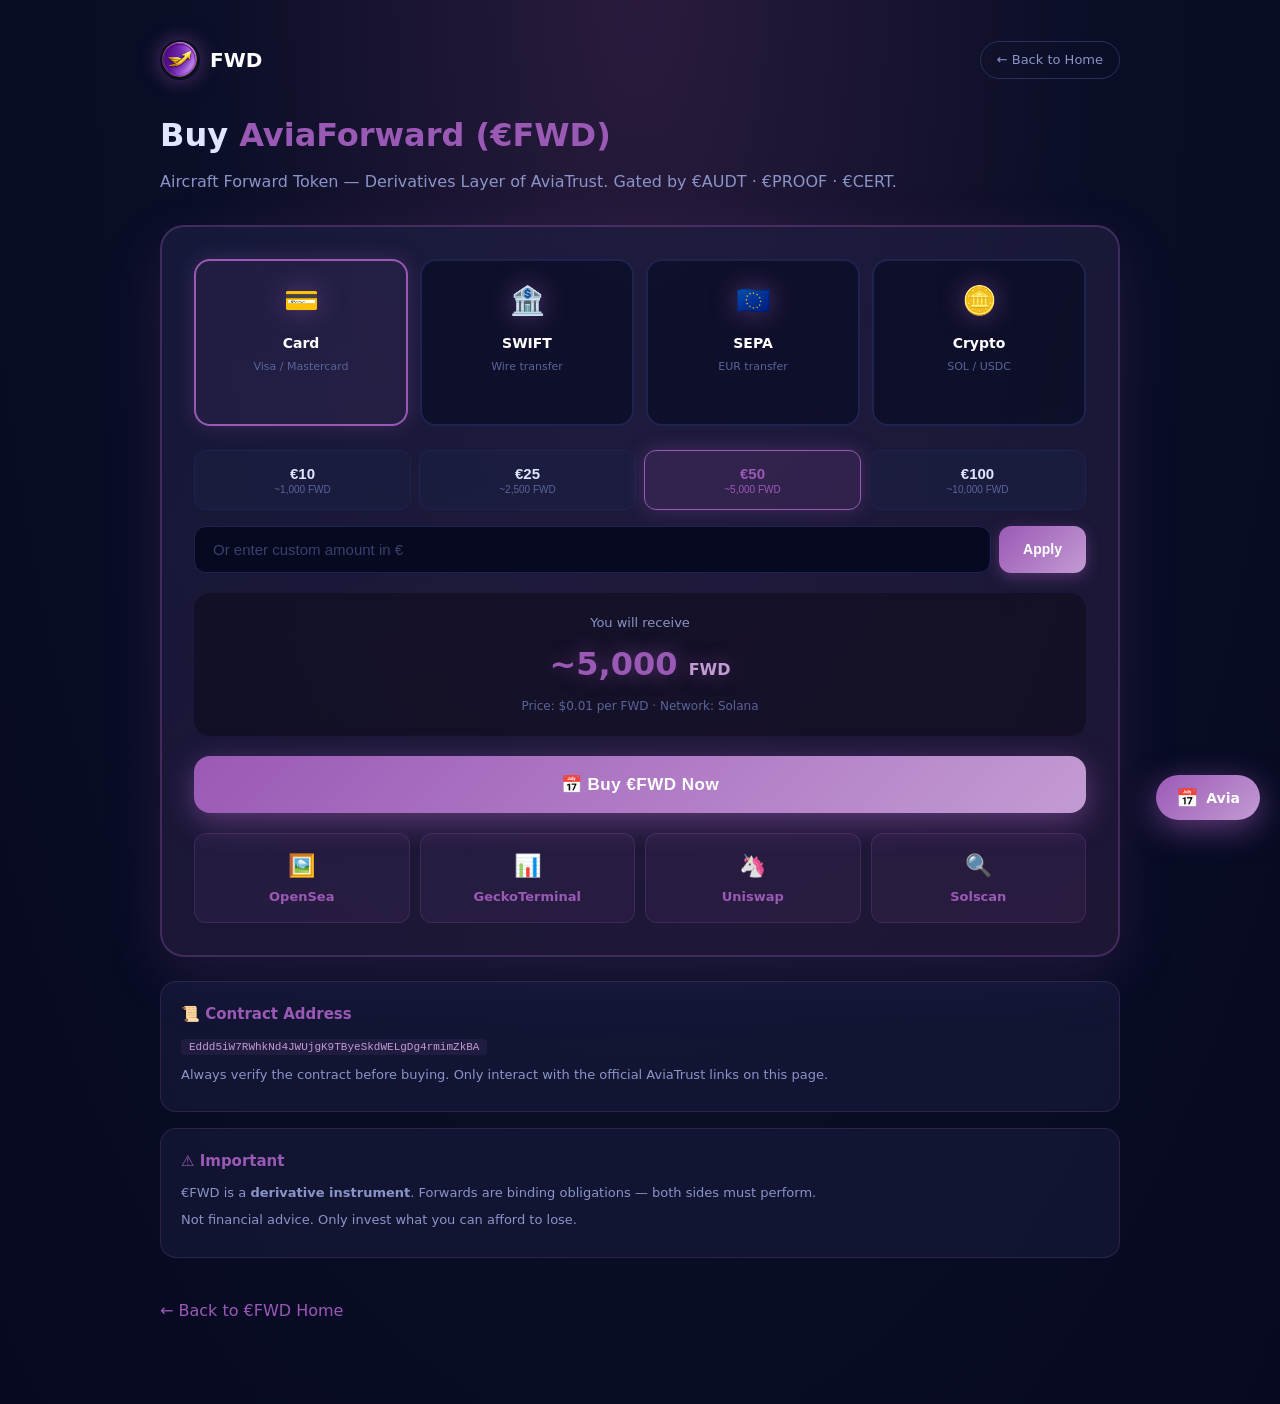
<file: buy.html>
<!DOCTYPE html>
<html lang="en">
<head>
<meta charset="UTF-8" />
<meta name="viewport" content="width=device-width, initial-scale=1.0"/>
<title>Buy AviaForward (€FWD) — Aircraft Forward Token</title>
<link rel="icon" href="fwd_logo.png" />
<link rel="stylesheet" href="ai-agent.css" />
<style>
* { margin: 0; padding: 0; box-sizing: border-box; }
body { font-family: 'Segoe UI', system-ui, sans-serif; background: radial-gradient(ellipse at top, #2A1B3D 0%, #0A0E27 50%, #060920 100%); color: #E0E6FF; line-height: 1.6; padding: 40px 0 80px; }
.container { max-width: 1000px; margin: 0 auto; padding: 0 20px; }
.header-bar { display: flex; align-items: center; justify-content: space-between; margin-bottom: 30px; flex-wrap: wrap; gap: 12px; }
.logo { display: flex; align-items: center; gap: 10px; text-decoration: none; color: #fff; }
.logo img { height: 40px; width: auto; border-radius: 50%; box-shadow: 0 0 20px rgba(155,89,182,0.5); }
.logo span { font-size: 20px; font-weight: 700; }
.back-btn { color: #8A94C8; text-decoration: none; font-size: 13px; padding: 8px 16px; border: 1px solid #2A2F5A; border-radius: 20px; transition: 0.3s; }
.back-btn:hover { border-color: #9B59B6; color: #9B59B6; }

h1 { font-size: 32px; margin-bottom: 8px; }
h1 .highlight { color: #9B59B6; }
.sub { color: #8A94C8; margin-bottom: 30px; }

.buy-card { background: linear-gradient(160deg, rgba(26,30,65,0.7), rgba(42,27,61,0.7)); border: 2px solid rgba(155,89,182,0.3); border-radius: 24px; padding: 32px; margin-bottom: 24px; box-shadow: 0 20px 60px rgba(155,89,182,0.15); }

.methods { display: grid; grid-template-columns: repeat(auto-fit, minmax(160px, 1fr)); gap: 12px; margin-bottom: 24px; }
.method { background: rgba(6,9,32,0.6); border: 2px solid #1E2350; border-radius: 16px; padding: 18px 14px; text-align: center; cursor: pointer; transition: 0.3s; }
.method:hover, .method.active { border-color: #9B59B6; background: rgba(155,89,182,0.08); box-shadow: 0 0 20px rgba(155,89,182,0.25); }
.method .icon { font-size: 28px; display: block; margin-bottom: 8px; filter: drop-shadow(0 0 12px rgba(155,89,182,0.5)); }
.method .name { color: #fff; font-size: 14px; font-weight: 600; }
.method .sub { color: #5A649A; font-size: 11px; margin-top: 4px; }

.amount-grid { display: grid; grid-template-columns: repeat(4, 1fr); gap: 8px; margin-bottom: 16px; }
.amount-btn { background: rgba(26,30,65,0.6); border: 1px solid #1E2350; border-radius: 12px; padding: 14px 6px; color: #E0E6FF; font-size: 15px; font-weight: 600; cursor: pointer; transition: 0.3s; }
.amount-btn:hover, .amount-btn.active { border-color: #9B59B6; background: rgba(155,89,182,0.15); color: #9B59B6; box-shadow: 0 0 20px rgba(155,89,182,0.3); }
.amount-btn small { display: block; font-size: 10px; font-weight: 400; color: #5A649A; margin-top: 2px; }
.amount-btn.active small { color: #9B59B6; }

.custom-row { display: flex; gap: 8px; margin-bottom: 20px; }
.custom-row input { flex: 1; padding: 14px 18px; border-radius: 12px; border: 1px solid #1E2350; background: #060920; color: #fff; font-size: 15px; outline: none; }
.custom-row input:focus { border-color: #9B59B6; box-shadow: 0 0 15px rgba(155,89,182,0.2); }
.custom-row input::placeholder { color: #3A406A; }
.custom-row button { padding: 14px 24px; border-radius: 12px; border: none; background: linear-gradient(135deg, #9B59B6, #C39BD3); color: #fff; font-weight: 700; cursor: pointer; font-size: 14px; box-shadow: 0 4px 15px rgba(155,89,182,0.4); transition: 0.3s; }
.custom-row button:hover { transform: translateY(-2px); box-shadow: 0 8px 25px rgba(155,89,182,0.7); }

.total-box { background: rgba(0,0,0,0.3); border-radius: 16px; padding: 20px; margin-bottom: 20px; text-align: center; }
.total-box .label { font-size: 13px; color: #8A94C8; margin-bottom: 6px; }
.total-box .value { font-size: 32px; font-weight: 800; color: #9B59B6; text-shadow: 0 0 20px rgba(155,89,182,0.5); }
.total-box .value small { font-size: 16px; color: #C39BD3; }
.total-box .price-note { font-size: 12px; color: #5A649A; margin-top: 6px; }

.buy-cta { width: 100%; padding: 18px 30px; border-radius: 16px; border: none; background: linear-gradient(135deg, #9B59B6, #C39BD3); color: #fff; font-size: 17px; font-weight: 800; cursor: pointer; box-shadow: 0 8px 30px rgba(155,89,182,0.5); transition: 0.3s; letter-spacing: 0.5px; }
.buy-cta:hover { transform: translateY(-3px); box-shadow: 0 12px 40px rgba(155,89,182,0.8); }

.exchange-links { display: grid; grid-template-columns: repeat(auto-fit, minmax(140px, 1fr)); gap: 10px; margin-top: 20px; }
.exchange-links a { display: block; text-align: center; padding: 14px 10px; border-radius: 12px; background: rgba(155,89,182,0.08); border: 1px solid rgba(155,89,182,0.2); color: #9B59B6; text-decoration: none; font-size: 13px; font-weight: 600; transition: 0.3s; }
.exchange-links a:hover { background: rgba(155,89,182,0.2); border-color: #9B59B6; transform: translateY(-2px); }
.exchange-links a .icon { display: block; font-size: 22px; margin-bottom: 4px; }

.info-card { background: rgba(26,30,65,0.5); border: 1px solid rgba(155,89,182,0.2); border-radius: 16px; padding: 20px; margin-bottom: 16px; }
.info-card h3 { color: #9B59B6; font-size: 15px; margin-bottom: 10px; }
.info-card p { color: #8A94C8; font-size: 13px; margin-bottom: 6px; }
.info-card code { background: rgba(155,89,182,0.1); color: #C39BD3; padding: 2px 8px; border-radius: 4px; font-family: 'Courier New', monospace; font-size: 11px; word-break: break-all; }

.back-link { display: inline-block; margin-top: 24px; color: #9B59B6; text-decoration: none; font-weight: 500; }
.back-link:hover { text-decoration: underline; }

@media (max-width: 600px) {
  .amount-grid { grid-template-columns: 1fr 1fr; }
  .custom-row { flex-direction: column; }
  .buy-card { padding: 20px; }
}
</style>
</head>
<body>
<div class="container">

  <div class="header-bar">
    <a href="index.html" class="logo">
      <img src="fwd_logo.png" alt="AviaForward" />
      <span>FWD</span>
    </a>
    <a href="index.html" class="back-btn">← Back to Home</a>
  </div>

  <h1>Buy <span class="highlight">AviaForward (€FWD)</span></h1>
  <p class="sub">Aircraft Forward Token — Derivatives Layer of AviaTrust. Gated by €AUDT · €PROOF · €CERT.</p>

  <div class="buy-card">

    <div class="methods">
      <div class="method active" data-method="card">
        <span class="icon">💳</span>
        <div class="name">Card</div>
        <div class="sub">Visa / Mastercard</div>
      </div>
      <div class="method" data-method="swift">
        <span class="icon">🏦</span>
        <div class="name">SWIFT</div>
        <div class="sub">Wire transfer</div>
      </div>
      <div class="method" data-method="sepa">
        <span class="icon">🇪🇺</span>
        <div class="name">SEPA</div>
        <div class="sub">EUR transfer</div>
      </div>
      <div class="method" data-method="crypto">
        <span class="icon">🪙</span>
        <div class="name">Crypto</div>
        <div class="sub">SOL / USDC</div>
      </div>
    </div>

    <div class="amount-grid">
      <button class="amount-btn" data-usd="10">€10 <small>~1,000 FWD</small></button>
      <button class="amount-btn" data-usd="25">€25 <small>~2,500 FWD</small></button>
      <button class="amount-btn active" data-usd="50">€50 <small>~5,000 FWD</small></button>
      <button class="amount-btn" data-usd="100">€100 <small>~10,000 FWD</small></button>
    </div>

    <div class="custom-row">
      <input type="number" id="customAmount" placeholder="Or enter custom amount in €" min="1" />
      <button id="applyCustom">Apply</button>
    </div>

    <div class="total-box">
      <div class="label">You will receive</div>
      <div class="value" id="totalFWD">~5,000 <small>FWD</small></div>
      <div class="price-note">Price: $0.01 per FWD · Network: Solana</div>
    </div>

    <button class="buy-cta" id="buyBtn">📅 Buy €FWD Now</button>

    <div class="exchange-links">
      <a href="https://opensea.io/token/solana/Eddd5iW7RWhkNd4JWUjgK9TByeSkdWELgDg4rmimZkBA" target="_blank">
        <span class="icon">🖼️</span> OpenSea
      </a>
      <a href="https://www.geckoterminal.com/solana/pools/4ivvUsgGixdoWasY8EYLcYENKZ1GuozBuaVXHBz4bDKf" target="_blank">
        <span class="icon">📊</span> GeckoTerminal
      </a>
      <a href="https://app.uniswap.org/explore/tokens/solana/Eddd5iW7RWhkNd4JWUjgK9TByeSkdWELgDg4rmimZkBA" target="_blank">
        <span class="icon">🦄</span> Uniswap
      </a>
      <a href="https://solscan.io/token/Eddd5iW7RWhkNd4JWUjgK9TByeSkdWELgDg4rmimZkBA" target="_blank">
        <span class="icon">🔍</span> Solscan
      </a>
    </div>

  </div>

  <div class="info-card">
    <h3>📜 Contract Address</h3>
    <p><code>Eddd5iW7RWhkNd4JWUjgK9TByeSkdWELgDg4rmimZkBA</code></p>
    <p style="margin-top:8px;">Always verify the contract before buying. Only interact with the official AviaTrust links on this page.</p>
  </div>

  <div class="info-card">
    <h3>⚠️ Important</h3>
    <p>€FWD is a <strong>derivative instrument</strong>. Forwards are binding obligations — both sides must perform.</p>
    <p>Not financial advice. Only invest what you can afford to lose.</p>
  </div>

  <a href="index.html" class="back-link">← Back to €FWD Home</a>
</div>

<script>
const price = 0.01;
const totalEl = document.getElementById('totalFWD');
const customInput = document.getElementById('customAmount');
const applyBtn = document.getElementById('applyCustom');

document.querySelectorAll('.method').forEach(m => {
  m.addEventListener('click', function() {
    document.querySelectorAll('.method').forEach(x => x.classList.remove('active'));
    this.classList.add('active');
  });
});

function updateTotal(usd) {
  const amount = Math.floor(usd / price);
  totalEl.innerHTML = '~' + amount.toLocaleString() + ' <small>FWD</small>';
}

document.querySelectorAll('.amount-btn').forEach(btn => {
  btn.addEventListener('click', function() {
    document.querySelectorAll('.amount-btn').forEach(b => b.classList.remove('active'));
    this.classList.add('active');
    updateTotal(parseFloat(this.dataset.usd));
  });
});

applyBtn.addEventListener('click', function() {
  const val = parseFloat(customInput.value);
  if (val && val > 0) {
    document.querySelectorAll('.amount-btn').forEach(b => b.classList.remove('active'));
    updateTotal(val);
  } else { alert('Enter a valid amount'); }
});

customInput.addEventListener('keydown', e => { if (e.key === 'Enter') applyBtn.click(); });

document.getElementById('buyBtn').addEventListener('click', function() {
  window.open('https://opensea.io/token/solana/Eddd5iW7RWhkNd4JWUjgK9TByeSkdWELgDg4rmimZkBA', '_blank');
});
</script>

<script src="counter.js"></script>
<script src="ai-agent.js"></script>

</body>
</html>
</file>
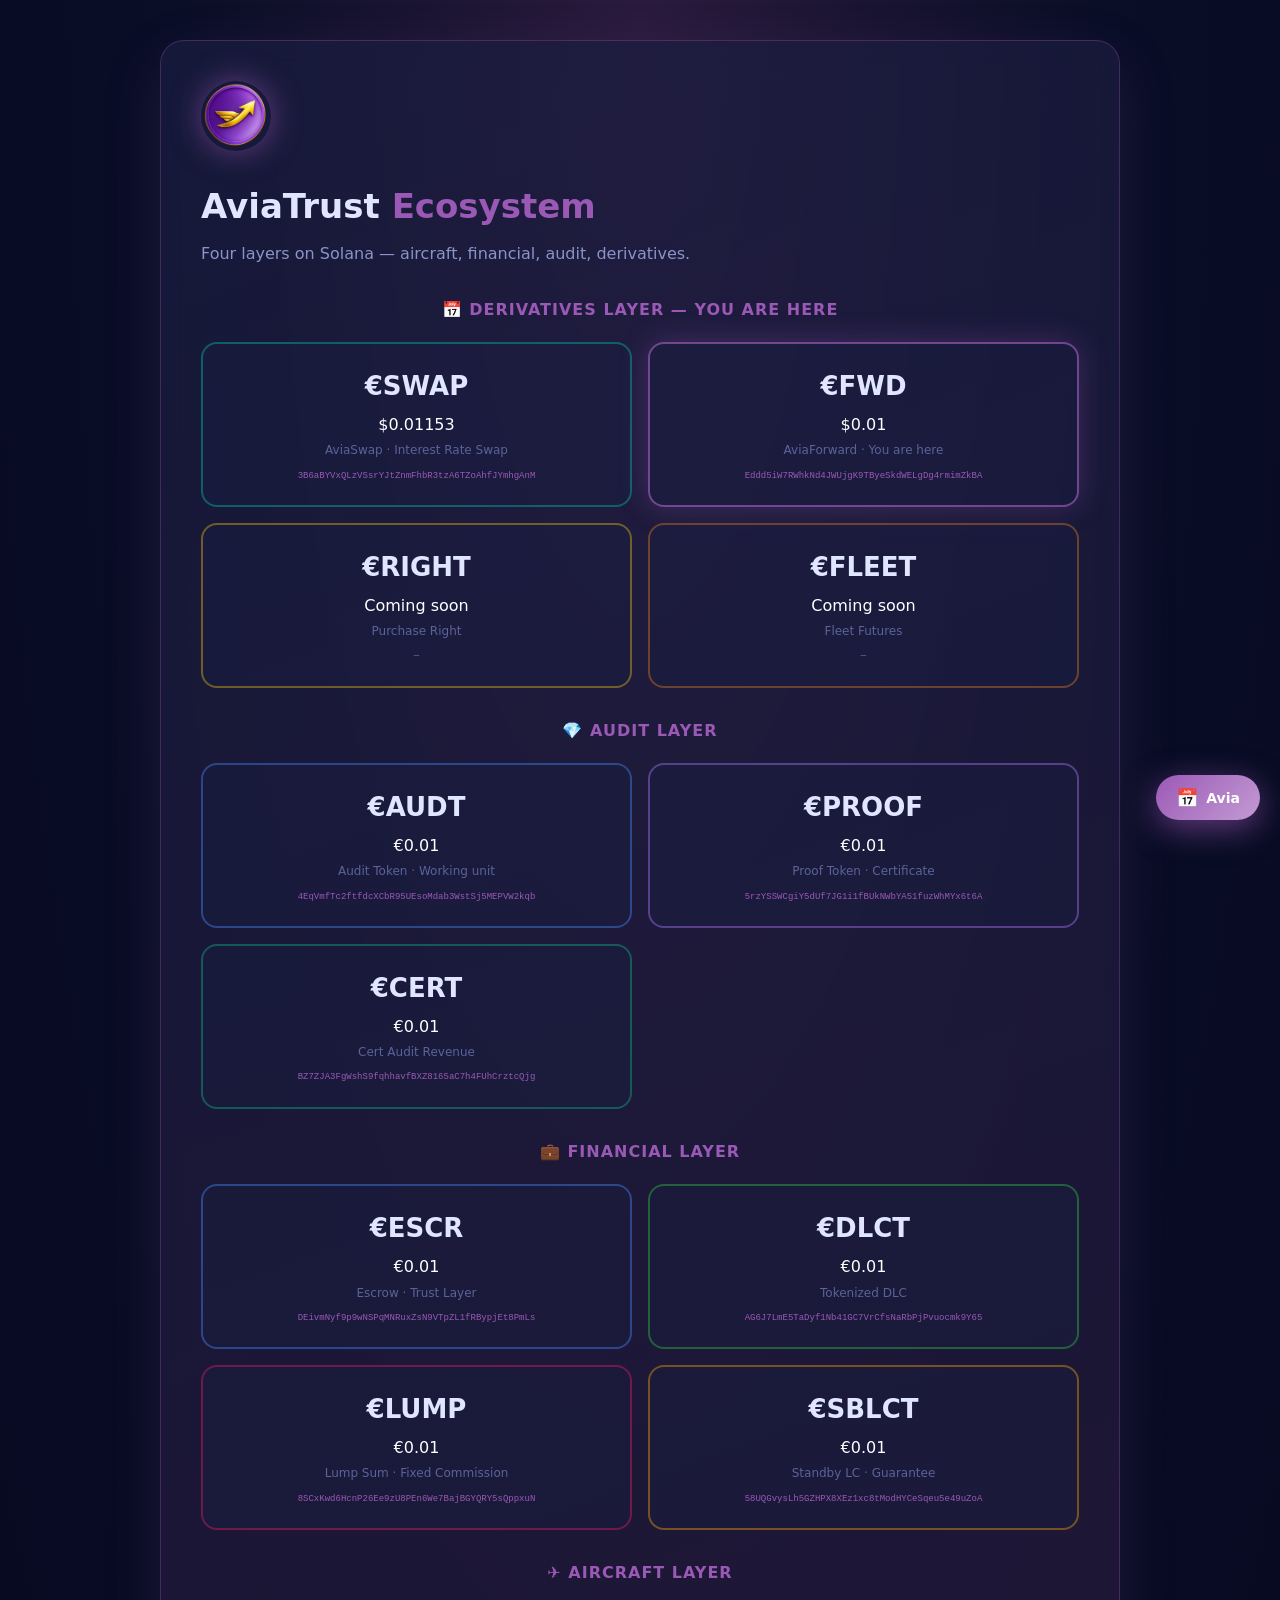
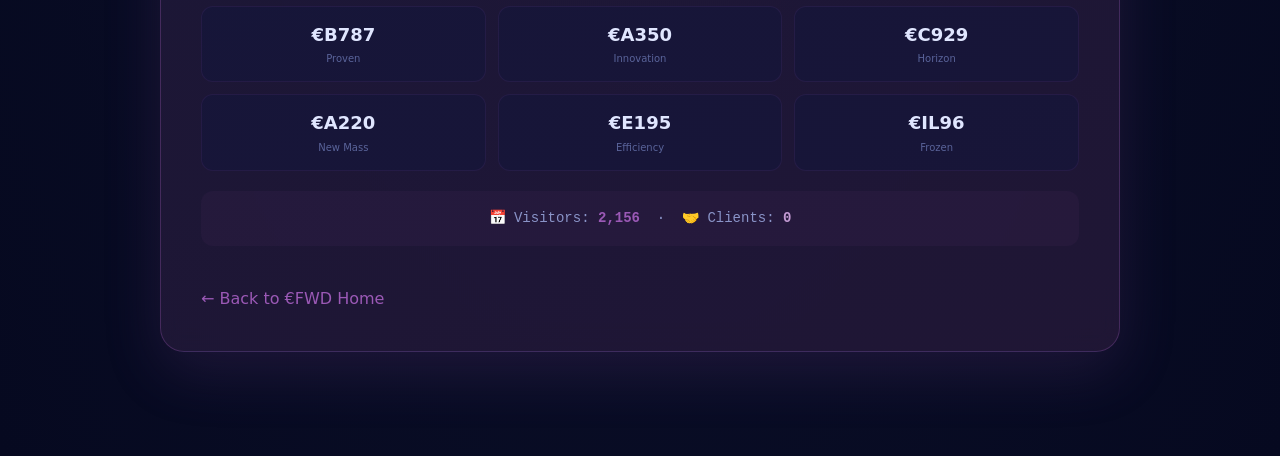
<file: ecosystem.html>
<!DOCTYPE html>
<html lang="en">
<head>
<meta charset="UTF-8" />
<meta name="viewport" content="width=device-width, initial-scale=1.0"/>
<title>AviaForward (€FWD) — AviaTrust Ecosystem</title>
<link rel="icon" href="fwd_logo.png" />
<link rel="stylesheet" href="ai-agent.css" />
<style>
* { margin: 0; padding: 0; box-sizing: border-box; }
body { font-family: 'Segoe UI', system-ui, sans-serif; background: radial-gradient(ellipse at top, #2A1B3D 0%, #0A0E27 50%, #060920 100%); color: #E0E6FF; line-height: 1.6; padding: 40px 0 80px; }
.container { max-width: 1000px; margin: 0 auto; padding: 0 20px; }
.header-bar { display: flex; align-items: center; justify-content: space-between; margin-bottom: 30px; flex-wrap: wrap; gap: 12px; }
.logo { display: flex; align-items: center; gap: 10px; text-decoration: none; color: #fff; }
.logo img { height: 40px; width: auto; border-radius: 50%; box-shadow: 0 0 20px rgba(155,89,182,0.5); }
.logo span { font-size: 20px; font-weight: 700; }
.back-btn { color: #8A94C8; text-decoration: none; font-size: 13px; padding: 8px 16px; border: 1px solid #2A2F5A; border-radius: 20px; transition: 0.3s; }
.back-btn:hover { border-color: #9B59B6; color: #9B59B6; }

.glass-card { background: linear-gradient(160deg, rgba(26,30,65,0.7), rgba(42,27,61,0.7)); backdrop-filter: blur(12px); border: 1px solid rgba(155,89,182,0.3); border-radius: 24px; padding: 40px; margin-bottom: 24px; box-shadow: 0 20px 60px rgba(155,89,182,0.15); }
.glass-card h1 { font-size: 34px; margin-bottom: 8px; }
.glass-card h1 .highlight { color: #9B59B6; }
.glass-card .sub { color: #8A94C8; margin-bottom: 24px; }

.section-subtitle { text-align: center; margin: 30px 0 16px; color: #9B59B6; font-size: 16px; font-weight: 600; text-transform: uppercase; letter-spacing: 1px; }

.token-row { display: grid; grid-template-columns: repeat(2, 1fr); gap: 16px; margin: 20px 0; }
.token-card { background: rgba(26,30,65,0.4); border: 2px solid rgba(155,89,182,0.2); border-radius: 16px; padding: 22px 16px; text-align: center; transition: 0.3s; text-decoration: none; color: #E0E6FF; display: block; }
.token-card:hover { transform: translateY(-3px); box-shadow: 0 15px 30px rgba(155,89,182,0.2); }
.token-card .symbol { font-size: 26px; font-weight: 700; }
.token-card .price { font-size: 16px; color: #fff; margin-top: 4px; }
.token-card .desc { font-size: 12px; color: #5A649A; margin-top: 4px; }
.token-card .contract { font-size: 9px; font-family: 'Courier New', monospace; color: #9B59B6; margin-top: 8px; word-break: break-all; }
.token-card.swap { border-color: rgba(0,201,167,0.4); }
.token-card.fwd { border-color: rgba(155,89,182,0.7); box-shadow: 0 0 30px rgba(155,89,182,0.3); }
.token-card.right { border-color: rgba(241,196,15,0.4); }
.token-card.fleet { border-color: rgba(230,126,34,0.4); }
.token-card.audt { border-color: rgba(74,140,255,0.4); }
.token-card.proof { border-color: rgba(181,123,255,0.4); }
.token-card.cert { border-color: rgba(16,185,129,0.4); }
.token-card.escr { border-color: rgba(74,140,255,0.4); }
.token-card.dlct { border-color: rgba(46,204,64,0.4); }
.token-card.sblct { border-color: rgba(255,165,0,0.4); }
.token-card.lump { border-color: rgba(233,30,99,0.4); }

.aircraft-row { display: grid; grid-template-columns: repeat(3, 1fr); gap: 12px; margin: 20px 0; }
.aircraft-card { background: rgba(15,20,64,0.4); border: 1px solid rgba(155,89,182,0.1); border-radius: 12px; padding: 14px 10px; text-align: center; text-decoration: none; color: #E0E6FF; display: block; transition: 0.3s; }
.aircraft-card:hover { border-color: #9B59B6; transform: translateY(-2px); }
.aircraft-card .symbol { font-size: 18px; font-weight: 700; }
.aircraft-card .desc { font-size: 10px; color: #5A649A; margin-top: 2px; }

.counter-box { text-align: center; padding: 16px; background: rgba(155,89,182,0.05); border-radius: 12px; margin: 20px 0; font-size: 14px; color: #8A94C8; font-family: 'Courier New', monospace; }
.counter-box .counter-visitors { color: #9B59B6; font-weight: 600; }
.counter-box .counter-clients { color: #C39BD3; font-weight: 600; }

.back-link { display: inline-block; margin-top: 20px; color: #9B59B6; text-decoration: none; font-weight: 500; }
.back-link:hover { text-decoration: underline; }
.logo-img { height: 70px; width: auto; margin-bottom: 20px; border-radius: 50%; box-shadow: 0 0 30px rgba(155,89,182,0.6); }

@media (max-width: 800px) { .token-row { grid-template-columns: 1fr; } .aircraft-row { grid-template-columns: 1fr 1fr; } .glass-card { padding: 24px; } }
</style>
</head>
<body>
<div class="container">
<div class="glass-card">
<img src="fwd_logo.png" alt="AviaForward" class="logo-img" />
<h1>AviaTrust <span class="highlight">Ecosystem</span></h1>
<p class="sub">Four layers on Solana — aircraft, financial, audit, derivatives.</p>

<div class="section-subtitle">📅 Derivatives Layer — You are here</div>
<div class="token-row">
  <a href="https://aviabank.github.io/swap/" target="_blank" class="token-card swap">
    <div class="symbol">€SWAP</div>
    <div class="price">$0.01153</div>
    <div class="desc">AviaSwap · Interest Rate Swap</div>
    <div class="contract">3B6aBYVxQLzVSsrYJtZnmFhbR3tzA6TZoAhfJYmhgAnM</div>
  </a>
  <a href="index.html" class="token-card fwd">
    <div class="symbol">€FWD</div>
    <div class="price">$0.01</div>
    <div class="desc">AviaForward · You are here</div>
    <div class="contract">Eddd5iW7RWhkNd4JWUjgK9TByeSkdWELgDg4rmimZkBA</div>
  </a>
  <a href="https://aviabank.github.io/right/" target="_blank" class="token-card right">
    <div class="symbol">€RIGHT</div>
    <div class="price">Coming soon</div>
    <div class="desc">Purchase Right</div>
    <div class="contract">—</div>
  </a>
  <a href="https://aviabank.github.io/fleet/" target="_blank" class="token-card fleet">
    <div class="symbol">€FLEET</div>
    <div class="price">Coming soon</div>
    <div class="desc">Fleet Futures</div>
    <div class="contract">—</div>
  </a>
</div>

<div class="section-subtitle">💎 Audit Layer</div>
<div class="token-row">
  <a href="https://aviabank.github.io/audt/" target="_blank" class="token-card audt">
    <div class="symbol">€AUDT</div>
    <div class="price">€0.01</div>
    <div class="desc">Audit Token · Working unit</div>
    <div class="contract">4EqVmfTc2ftfdcXCbR95UEsoMdab3WstSj5MEPVW2kqb</div>
  </a>
  <a href="https://aviabank.github.io/proof/" target="_blank" class="token-card proof">
    <div class="symbol">€PROOF</div>
    <div class="price">€0.01</div>
    <div class="desc">Proof Token · Certificate</div>
    <div class="contract">5rzYSSWCgiY5dUf7JG1i1fBUkNWbYA51fuzWhMYx6t6A</div>
  </a>
  <a href="https://aviabank.github.io/cert/" target="_blank" class="token-card cert">
    <div class="symbol">€CERT</div>
    <div class="price">€0.01</div>
    <div class="desc">Cert Audit Revenue</div>
    <div class="contract">BZ7ZJA3FgWshS9fqhhavfBXZ8165aC7h4FUhCrztcQjg</div>
  </a>
</div>

<div class="section-subtitle">💼 Financial Layer</div>
<div class="token-row">
  <a href="https://aviabank.github.io/escr/" target="_blank" class="token-card escr">
    <div class="symbol">€ESCR</div>
    <div class="price">€0.01</div>
    <div class="desc">Escrow · Trust Layer</div>
    <div class="contract">DEivmNyf9p9wNSPqMNRuxZsN9VTpZL1fRBypjEt8PmLs</div>
  </a>
  <a href="https://aviabank.github.io/dlct/" target="_blank" class="token-card dlct">
    <div class="symbol">€DLCT</div>
    <div class="price">€0.01</div>
    <div class="desc">Tokenized DLC</div>
    <div class="contract">AG6J7LmE5TaDyf1Nb41GC7VrCfsNaRbPjPvuocmk9Y65</div>
  </a>
  <a href="https://aviabank.github.io/lump/" target="_blank" class="token-card lump">
    <div class="symbol">€LUMP</div>
    <div class="price">€0.01</div>
    <div class="desc">Lump Sum · Fixed Commission</div>
    <div class="contract">8SCxKwd6HcnP26Ee9zU8PEn6We7BajBGYQRY5sQppxuN</div>
  </a>
  <a href="https://aviabank.github.io/sblct/" target="_blank" class="token-card sblct">
    <div class="symbol">€SBLCT</div>
    <div class="price">€0.01</div>
    <div class="desc">Standby LC · Guarantee</div>
    <div class="contract">58UQGvysLh5GZHPX8XEz1xc8tModHYCeSqeu5e49uZoA</div>
  </a>
</div>

<div class="section-subtitle">✈️ Aircraft Layer</div>
<div class="aircraft-row">
  <a href="https://aviabank.github.io/b787/" target="_blank" class="aircraft-card"><div class="symbol">€B787</div><div class="desc">Proven</div></a>
  <a href="https://aviabank.github.io/a350/" target="_blank" class="aircraft-card"><div class="symbol">€A350</div><div class="desc">Innovation</div></a>
  <a href="https://aviabank.github.io/c929/" target="_blank" class="aircraft-card"><div class="symbol">€C929</div><div class="desc">Horizon</div></a>
  <a href="https://aviabank.github.io/a220/" target="_blank" class="aircraft-card"><div class="symbol">€A220</div><div class="desc">New Mass</div></a>
  <a href="https://aviabank.github.io/e195/" target="_blank" class="aircraft-card"><div class="symbol">€E195</div><div class="desc">Efficiency</div></a>
  <a href="https://aviabank.github.io/il96/" target="_blank" class="aircraft-card"><div class="symbol">€IL96</div><div class="desc">Frozen</div></a>
</div>

<div class="counter-box">
  📅 Visitors: <span class="counter-visitors">2,030</span>
  &nbsp;·&nbsp;
  🤝 Clients: <span class="counter-clients">0</span>
</div>

<a href="index.html" class="back-link">← Back to €FWD Home</a>
</div>
</div>
<script src="counter.js"></script>
<script src="ai-agent.js"></script>
</body>
</html>
</file>
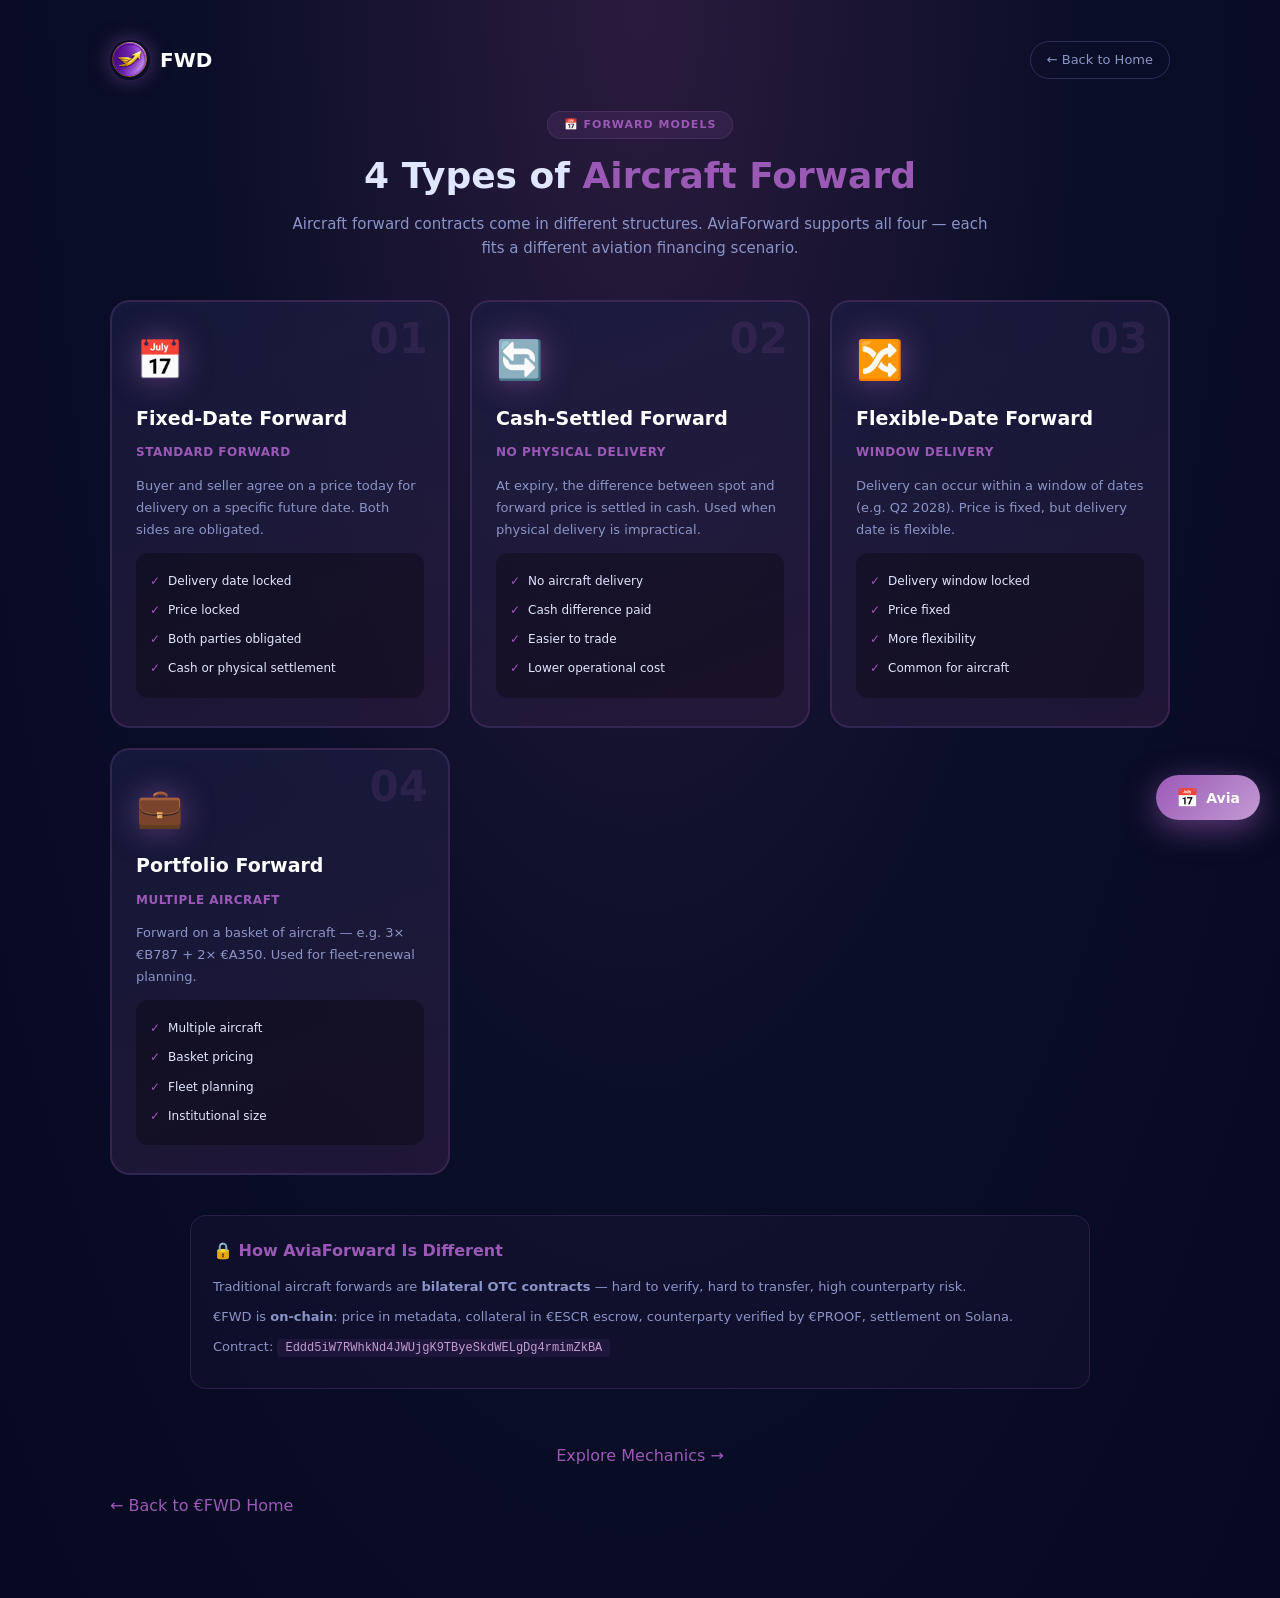
<file: fintech1.html>
<!DOCTYPE html>
<html lang="en">
<head>
<meta charset="UTF-8" />
<meta name="viewport" content="width=device-width, initial-scale=1.0"/>
<title>AviaForward (€FWD) — 4 Types of Forward Contracts</title>
<link rel="icon" href="fwd_logo.png" />
<link rel="stylesheet" href="ai-agent.css" />
<style>
* { margin: 0; padding: 0; box-sizing: border-box; }
body { font-family: 'Segoe UI', system-ui, sans-serif; background: radial-gradient(ellipse at top, #2A1B3D 0%, #0A0E27 50%, #060920 100%); color: #E0E6FF; line-height: 1.6; padding: 40px 0 80px; }
.container { max-width: 1100px; margin: 0 auto; padding: 0 20px; }
.header-bar { display: flex; align-items: center; justify-content: space-between; margin-bottom: 30px; flex-wrap: wrap; gap: 12px; }
.logo { display: flex; align-items: center; gap: 10px; text-decoration: none; color: #fff; }
.logo img { height: 40px; width: auto; border-radius: 50%; box-shadow: 0 0 20px rgba(155,89,182,0.5); }
.logo span { font-size: 20px; font-weight: 700; }
.back-btn { color: #8A94C8; text-decoration: none; font-size: 13px; padding: 8px 16px; border: 1px solid #2A2F5A; border-radius: 20px; transition: 0.3s; }
.back-btn:hover { border-color: #9B59B6; color: #9B59B6; }

.section-header { text-align: center; margin-bottom: 40px; }
.section-tag { display: inline-block; background: rgba(155,89,182,0.12); color: #9B59B6; padding: 4px 16px; border-radius: 20px; font-size: 11px; font-weight: 600; text-transform: uppercase; letter-spacing: 1px; border: 1px solid rgba(155,89,182,0.2); }
.section-header h1 { font-size: 36px; font-weight: 700; margin: 8px 0; }
.section-header h1 .highlight { color: #9B59B6; }
.section-header p { color: #8A94C8; max-width: 700px; margin: 0 auto; font-size: 15px; }

.models-grid { display: grid; grid-template-columns: repeat(auto-fit, minmax(280px, 1fr)); gap: 20px; margin-bottom: 40px; }
.model-card { background: linear-gradient(160deg, rgba(26,30,65,0.7), rgba(42,27,61,0.7)); border: 2px solid rgba(155,89,182,0.2); border-radius: 20px; padding: 28px 24px; transition: 0.4s; position: relative; }
.model-card:hover { border-color: #9B59B6; transform: translateY(-6px); box-shadow: 0 25px 60px rgba(155,89,182,0.25); }
.model-card .num { position: absolute; top: 16px; right: 20px; font-size: 42px; font-weight: 800; color: rgba(155,89,182,0.15); line-height: 1; }
.model-card .icon { font-size: 38px; margin-bottom: 12px; filter: drop-shadow(0 0 15px rgba(155,89,182,0.6)); }
.model-card h3 { color: #fff; font-size: 19px; margin-bottom: 10px; }
.model-card .tagline { color: #9B59B6; font-size: 12px; font-weight: 600; text-transform: uppercase; letter-spacing: 0.5px; margin-bottom: 12px; }
.model-card p { color: #8A94C8; font-size: 13px; line-height: 1.7; margin-bottom: 12px; }
.model-card ul { list-style: none; padding: 14px; background: rgba(0,0,0,0.3); border-radius: 12px; margin-top: 12px; }
.model-card ul li { color: #E0E6FF; font-size: 12px; padding: 5px 0; display: flex; align-items: flex-start; gap: 8px; }
.model-card ul li::before { content: '✓'; color: #9B59B6; font-weight: 700; flex-shrink: 0; }

.info-block { max-width: 900px; margin: 30px auto; background: rgba(155,89,182,0.05); border: 1px solid rgba(155,89,182,0.2); border-radius: 16px; padding: 22px; }
.info-block h3 { color: #9B59B6; font-size: 16px; margin-bottom: 12px; }
.info-block p { color: #8A94C8; font-size: 13px; line-height: 1.7; margin-bottom: 8px; }
.info-block code { background: rgba(155,89,182,0.1); color: #C39BD3; padding: 2px 8px; border-radius: 4px; font-family: 'Courier New', monospace; font-size: 12px; }

.back-link { display: inline-block; margin-top: 24px; color: #9B59B6; text-decoration: none; font-weight: 500; }
.back-link:hover { text-decoration: underline; }
.center { text-align: center; }
</style>
</head>
<body>
<div class="container">

  <div class="header-bar">
    <a href="index.html" class="logo">
      <img src="fwd_logo.png" alt="AviaForward" />
      <span>FWD</span>
    </a>
    <a href="index.html" class="back-btn">← Back to Home</a>
  </div>

  <div class="section-header">
    <span class="section-tag">📅 Forward Models</span>
    <h1>4 Types of <span class="highlight">Aircraft Forward</span></h1>
    <p>Aircraft forward contracts come in different structures. AviaForward supports all four — each fits a different aviation financing scenario.</p>
  </div>

  <div class="models-grid">

    <div class="model-card">
      <div class="num">01</div>
      <div class="icon">📅</div>
      <h3>Fixed-Date Forward</h3>
      <div class="tagline">Standard forward</div>
      <p>Buyer and seller agree on a price today for delivery on a specific future date. Both sides are obligated.</p>
      <ul>
        <li>Delivery date locked</li>
        <li>Price locked</li>
        <li>Both parties obligated</li>
        <li>Cash or physical settlement</li>
      </ul>
    </div>

    <div class="model-card">
      <div class="num">02</div>
      <div class="icon">🔄</div>
      <h3>Cash-Settled Forward</h3>
      <div class="tagline">No physical delivery</div>
      <p>At expiry, the difference between spot and forward price is settled in cash. Used when physical delivery is impractical.</p>
      <ul>
        <li>No aircraft delivery</li>
        <li>Cash difference paid</li>
        <li>Easier to trade</li>
        <li>Lower operational cost</li>
      </ul>
    </div>

    <div class="model-card">
      <div class="num">03</div>
      <div class="icon">🔀</div>
      <h3>Flexible-Date Forward</h3>
      <div class="tagline">Window delivery</div>
      <p>Delivery can occur within a window of dates (e.g. Q2 2028). Price is fixed, but delivery date is flexible.</p>
      <ul>
        <li>Delivery window locked</li>
        <li>Price fixed</li>
        <li>More flexibility</li>
        <li>Common for aircraft</li>
      </ul>
    </div>

    <div class="model-card">
      <div class="num">04</div>
      <div class="icon">💼</div>
      <h3>Portfolio Forward</h3>
      <div class="tagline">Multiple aircraft</div>
      <p>Forward on a basket of aircraft — e.g. 3× €B787 + 2× €A350. Used for fleet-renewal planning.</p>
      <ul>
        <li>Multiple aircraft</li>
        <li>Basket pricing</li>
        <li>Fleet planning</li>
        <li>Institutional size</li>
      </ul>
    </div>

  </div>

  <div class="info-block">
    <h3>🔒 How AviaForward Is Different</h3>
    <p>Traditional aircraft forwards are <strong>bilateral OTC contracts</strong> — hard to verify, hard to transfer, high counterparty risk.</p>
    <p>€FWD is <strong>on-chain</strong>: price in metadata, collateral in €ESCR escrow, counterparty verified by €PROOF, settlement on Solana.</p>
    <p>Contract: <code>Eddd5iW7RWhkNd4JWUjgK9TByeSkdWELgDg4rmimZkBA</code></p>
  </div>

  <div class="center">
    <a href="fintech2.html" class="back-link" style="color:#9B59B6;">Explore Mechanics →</a>
  </div>

  <a href="index.html" class="back-link">← Back to €FWD Home</a>
</div>

<script src="counter.js"></script>
<script src="ai-agent.js"></script>

</body>
</html>
</file>
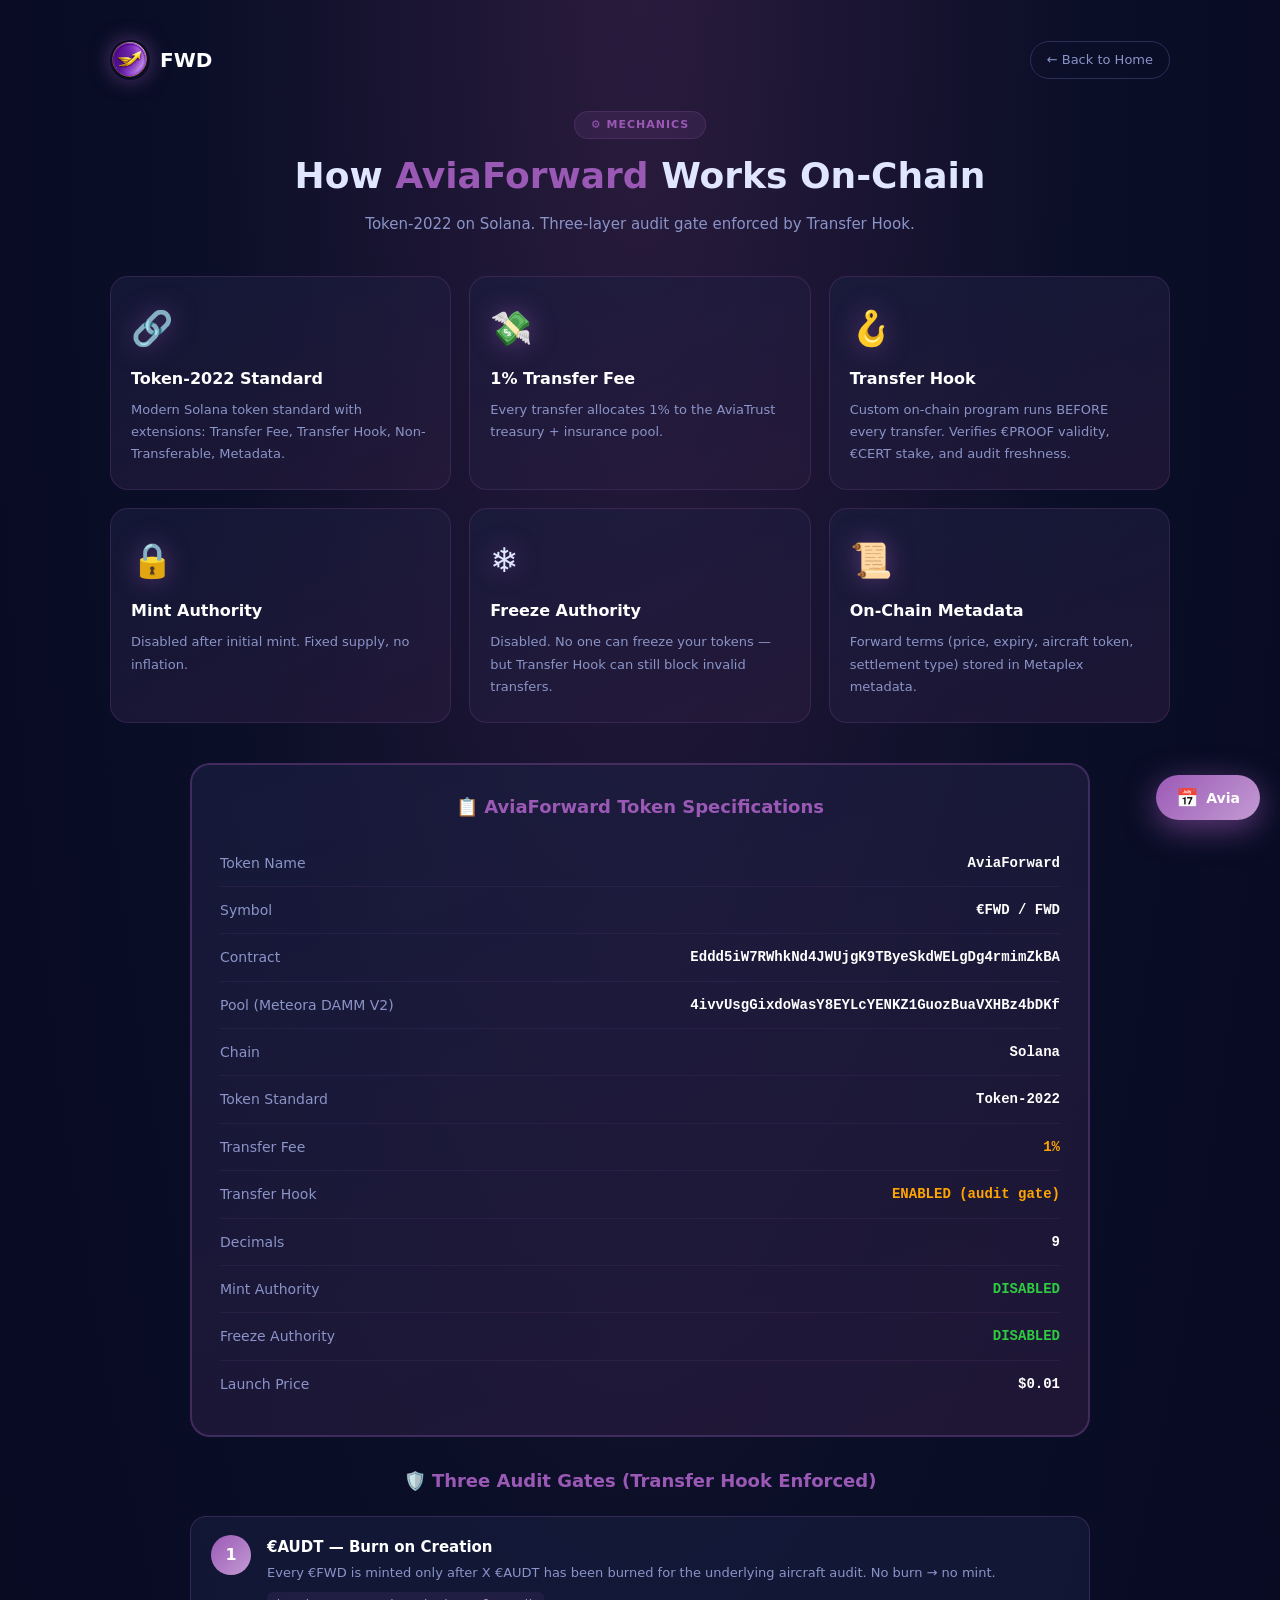
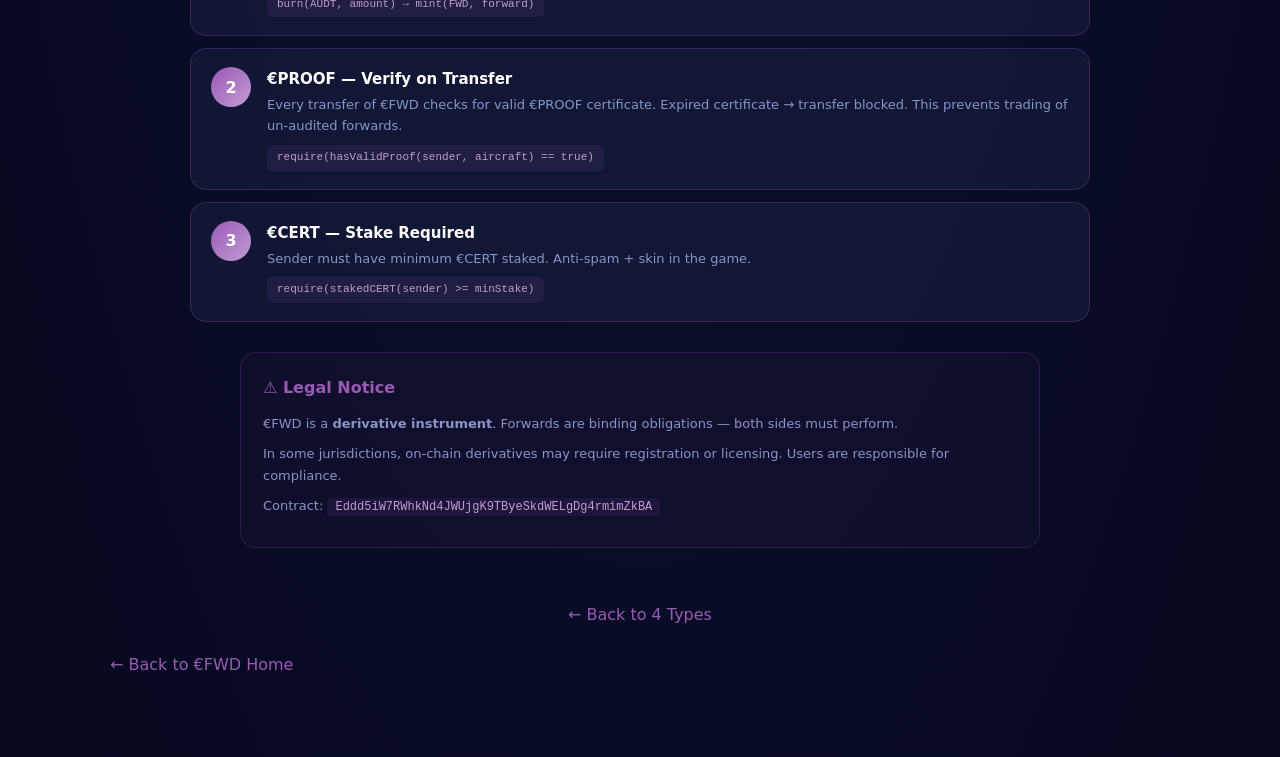
<file: fintech2.html>
<!DOCTYPE html>
<html lang="en">
<head>
<meta charset="UTF-8" />
<meta name="viewport" content="width=device-width, initial-scale=1.0"/>
<title>AviaForward (€FWD) — Mechanics & Token-2022 Gates</title>
<link rel="icon" href="fwd_logo.png" />
<link rel="stylesheet" href="ai-agent.css" />
<style>
* { margin: 0; padding: 0; box-sizing: border-box; }
body { font-family: 'Segoe UI', system-ui, sans-serif; background: radial-gradient(ellipse at top, #2A1B3D 0%, #0A0E27 50%, #060920 100%); color: #E0E6FF; line-height: 1.6; padding: 40px 0 80px; }
.container { max-width: 1100px; margin: 0 auto; padding: 0 20px; }
.header-bar { display: flex; align-items: center; justify-content: space-between; margin-bottom: 30px; flex-wrap: wrap; gap: 12px; }
.logo { display: flex; align-items: center; gap: 10px; text-decoration: none; color: #fff; }
.logo img { height: 40px; width: auto; border-radius: 50%; box-shadow: 0 0 20px rgba(155,89,182,0.5); }
.logo span { font-size: 20px; font-weight: 700; }
.back-btn { color: #8A94C8; text-decoration: none; font-size: 13px; padding: 8px 16px; border: 1px solid #2A2F5A; border-radius: 20px; transition: 0.3s; }
.back-btn:hover { border-color: #9B59B6; color: #9B59B6; }

.section-header { text-align: center; margin-bottom: 40px; }
.section-tag { display: inline-block; background: rgba(155,89,182,0.12); color: #9B59B6; padding: 4px 16px; border-radius: 20px; font-size: 11px; font-weight: 600; text-transform: uppercase; letter-spacing: 1px; border: 1px solid rgba(155,89,182,0.2); }
.section-header h1 { font-size: 36px; font-weight: 700; margin: 8px 0; }
.section-header h1 .highlight { color: #9B59B6; }
.section-header p { color: #8A94C8; max-width: 700px; margin: 0 auto; font-size: 15px; }

.mechanics-grid { display: grid; grid-template-columns: repeat(auto-fit, minmax(260px, 1fr)); gap: 18px; margin-bottom: 40px; }
.mech-card { background: linear-gradient(160deg, rgba(26,30,65,0.6), rgba(42,27,61,0.6)); border: 1px solid rgba(155,89,182,0.2); border-radius: 18px; padding: 24px 20px; transition: 0.3s; }
.mech-card:hover { border-color: #9B59B6; transform: translateY(-4px); box-shadow: 0 20px 40px rgba(155,89,182,0.2); }
.mech-card .icon { font-size: 34px; margin-bottom: 10px; filter: drop-shadow(0 0 12px rgba(155,89,182,0.5)); }
.mech-card h3 { color: #fff; font-size: 16px; margin-bottom: 8px; }
.mech-card p { color: #8A94C8; font-size: 13px; line-height: 1.7; }

.specs-block { max-width: 900px; margin: 30px auto; background: linear-gradient(160deg, rgba(26,30,65,0.7), rgba(42,27,61,0.7)); border: 2px solid rgba(155,89,182,0.3); border-radius: 20px; padding: 28px; }
.specs-block h3 { color: #9B59B6; font-size: 18px; margin-bottom: 18px; text-align: center; }
.spec-row { display: flex; justify-content: space-between; padding: 12px 0; border-bottom: 1px solid rgba(155,89,182,0.1); font-size: 14px; gap: 12px; flex-wrap: wrap; }
.spec-row:last-child { border-bottom: none; }
.spec-row .label { color: #8A94C8; }
.spec-row .value { color: #fff; font-family: 'Courier New', monospace; text-align: right; word-break: break-all; font-weight: 600; }
.spec-row .value.good { color: #2ECC40; }
.spec-row .value.warn { color: #FFA500; }

.gates-block { max-width: 900px; margin: 30px auto; }
.gates-block h3 { color: #9B59B6; font-size: 18px; margin-bottom: 20px; text-align: center; }
.gate-item { display: flex; gap: 16px; padding: 18px 20px; background: rgba(26,30,65,0.6); border: 1px solid rgba(155,89,182,0.25); border-radius: 16px; margin-bottom: 12px; align-items: flex-start; }
.gate-item .gate-num { flex-shrink: 0; width: 40px; height: 40px; border-radius: 50%; background: linear-gradient(135deg, #9B59B6, #C39BD3); color: #fff; font-weight: 800; display: flex; align-items: center; justify-content: center; font-size: 16px; }
.gate-item .gate-content { flex: 1; }
.gate-item .gate-title { color: #fff; font-size: 15px; font-weight: 700; margin-bottom: 4px; }
.gate-item .gate-desc { color: #8A94C8; font-size: 13px; line-height: 1.6; }
.gate-item .gate-code { font-family: 'Courier New', monospace; font-size: 11px; color: #C39BD3; background: rgba(155,89,182,0.1); padding: 4px 10px; border-radius: 6px; margin-top: 8px; display: inline-block; }

.info-block { max-width: 800px; margin: 30px auto; background: rgba(155,89,182,0.05); border: 1px solid rgba(155,89,182,0.2); border-radius: 16px; padding: 22px; }
.info-block h3 { color: #9B59B6; font-size: 16px; margin-bottom: 12px; }
.info-block p { color: #8A94C8; font-size: 13px; line-height: 1.7; margin-bottom: 8px; }
.info-block code { background: rgba(155,89,182,0.1); color: #C39BD3; padding: 2px 8px; border-radius: 4px; font-family: 'Courier New', monospace; font-size: 12px; }

.back-link { display: inline-block; margin-top: 24px; color: #9B59B6; text-decoration: none; font-weight: 500; }
.back-link:hover { text-decoration: underline; }
.center { text-align: center; }
</style>
</head>
<body>
<div class="container">

  <div class="header-bar">
    <a href="index.html" class="logo">
      <img src="fwd_logo.png" alt="AviaForward" />
      <span>FWD</span>
    </a>
    <a href="index.html" class="back-btn">← Back to Home</a>
  </div>

  <div class="section-header">
    <span class="section-tag">⚙️ Mechanics</span>
    <h1>How <span class="highlight">AviaForward</span> Works On-Chain</h1>
    <p>Token-2022 on Solana. Three-layer audit gate enforced by Transfer Hook.</p>
  </div>

  <div class="mechanics-grid">

    <div class="mech-card">
      <div class="icon">🔗</div>
      <h3>Token-2022 Standard</h3>
      <p>Modern Solana token standard with extensions: Transfer Fee, Transfer Hook, Non-Transferable, Metadata.</p>
    </div>

    <div class="mech-card">
      <div class="icon">💸</div>
      <h3>1% Transfer Fee</h3>
      <p>Every transfer allocates 1% to the AviaTrust treasury + insurance pool.</p>
    </div>

    <div class="mech-card">
      <div class="icon">🪝</div>
      <h3>Transfer Hook</h3>
      <p>Custom on-chain program runs BEFORE every transfer. Verifies €PROOF validity, €CERT stake, and audit freshness.</p>
    </div>

    <div class="mech-card">
      <div class="icon">🔒</div>
      <h3>Mint Authority</h3>
      <p>Disabled after initial mint. Fixed supply, no inflation.</p>
    </div>

    <div class="mech-card">
      <div class="icon">❄️</div>
      <h3>Freeze Authority</h3>
      <p>Disabled. No one can freeze your tokens — but Transfer Hook can still block invalid transfers.</p>
    </div>

    <div class="mech-card">
      <div class="icon">📜</div>
      <h3>On-Chain Metadata</h3>
      <p>Forward terms (price, expiry, aircraft token, settlement type) stored in Metaplex metadata.</p>
    </div>

  </div>

  <div class="specs-block">
    <h3>📋 AviaForward Token Specifications</h3>
    <div class="spec-row">
      <span class="label">Token Name</span>
      <span class="value">AviaForward</span>
    </div>
    <div class="spec-row">
      <span class="label">Symbol</span>
      <span class="value">€FWD / FWD</span>
    </div>
    <div class="spec-row">
      <span class="label">Contract</span>
      <span class="value">Eddd5iW7RWhkNd4JWUjgK9TByeSkdWELgDg4rmimZkBA</span>
    </div>
    <div class="spec-row">
      <span class="label">Pool (Meteora DAMM V2)</span>
      <span class="value">4ivvUsgGixdoWasY8EYLcYENKZ1GuozBuaVXHBz4bDKf</span>
    </div>
    <div class="spec-row">
      <span class="label">Chain</span>
      <span class="value">Solana</span>
    </div>
    <div class="spec-row">
      <span class="label">Token Standard</span>
      <span class="value">Token-2022</span>
    </div>
    <div class="spec-row">
      <span class="label">Transfer Fee</span>
      <span class="value warn">1%</span>
    </div>
    <div class="spec-row">
      <span class="label">Transfer Hook</span>
      <span class="value warn">ENABLED (audit gate)</span>
    </div>
    <div class="spec-row">
      <span class="label">Decimals</span>
      <span class="value">9</span>
    </div>
    <div class="spec-row">
      <span class="label">Mint Authority</span>
      <span class="value good">DISABLED</span>
    </div>
    <div class="spec-row">
      <span class="label">Freeze Authority</span>
      <span class="value good">DISABLED</span>
    </div>
    <div class="spec-row">
      <span class="label">Launch Price</span>
      <span class="value">$0.01</span>
    </div>
  </div>

  <div class="gates-block">
    <h3>🛡️ Three Audit Gates (Transfer Hook Enforced)</h3>

    <div class="gate-item">
      <div class="gate-num">1</div>
      <div class="gate-content">
        <div class="gate-title">€AUDT — Burn on Creation</div>
        <div class="gate-desc">Every €FWD is minted only after X €AUDT has been burned for the underlying aircraft audit. No burn → no mint.</div>
        <div class="gate-code">burn(AUDT, amount) → mint(FWD, forward)</div>
      </div>
    </div>

    <div class="gate-item">
      <div class="gate-num">2</div>
      <div class="gate-content">
        <div class="gate-title">€PROOF — Verify on Transfer</div>
        <div class="gate-desc">Every transfer of €FWD checks for valid €PROOF certificate. Expired certificate → transfer blocked. This prevents trading of un-audited forwards.</div>
        <div class="gate-code">require(hasValidProof(sender, aircraft) == true)</div>
      </div>
    </div>

    <div class="gate-item">
      <div class="gate-num">3</div>
      <div class="gate-content">
        <div class="gate-title">€CERT — Stake Required</div>
        <div class="gate-desc">Sender must have minimum €CERT staked. Anti-spam + skin in the game.</div>
        <div class="gate-code">require(stakedCERT(sender) >= minStake)</div>
      </div>
    </div>
  </div>

  <div class="info-block">
    <h3>⚠️ Legal Notice</h3>
    <p>€FWD is a <strong>derivative instrument</strong>. Forwards are binding obligations — both sides must perform.</p>
    <p>In some jurisdictions, on-chain derivatives may require registration or licensing. Users are responsible for compliance.</p>
    <p>Contract: <code>Eddd5iW7RWhkNd4JWUjgK9TByeSkdWELgDg4rmimZkBA</code></p>
  </div>

  <div class="center">
    <a href="fintech1.html" class="back-link" style="color:#9B59B6;">← Back to 4 Types</a>
  </div>

  <a href="index.html" class="back-link">← Back to €FWD Home</a>
</div>

<script src="counter.js"></script>
<script src="ai-agent.js"></script>

</body>
</html>
</file>
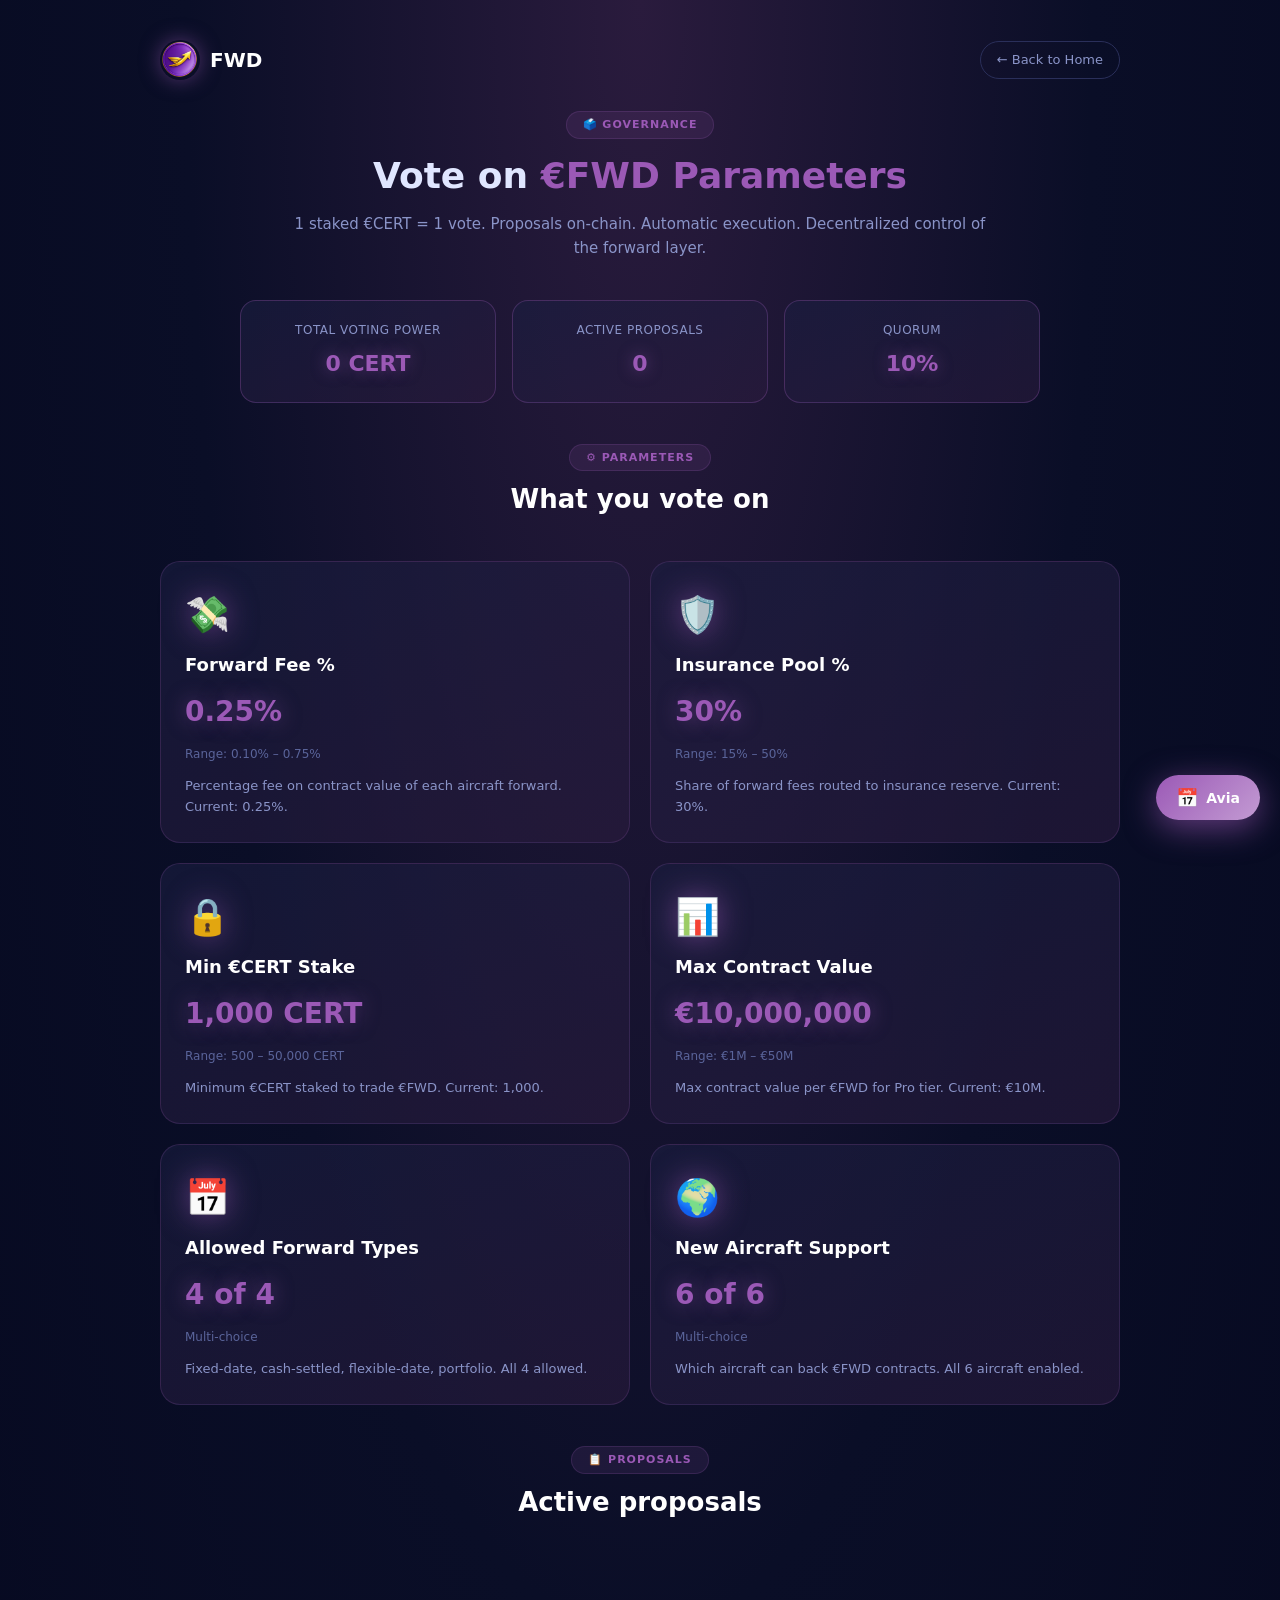
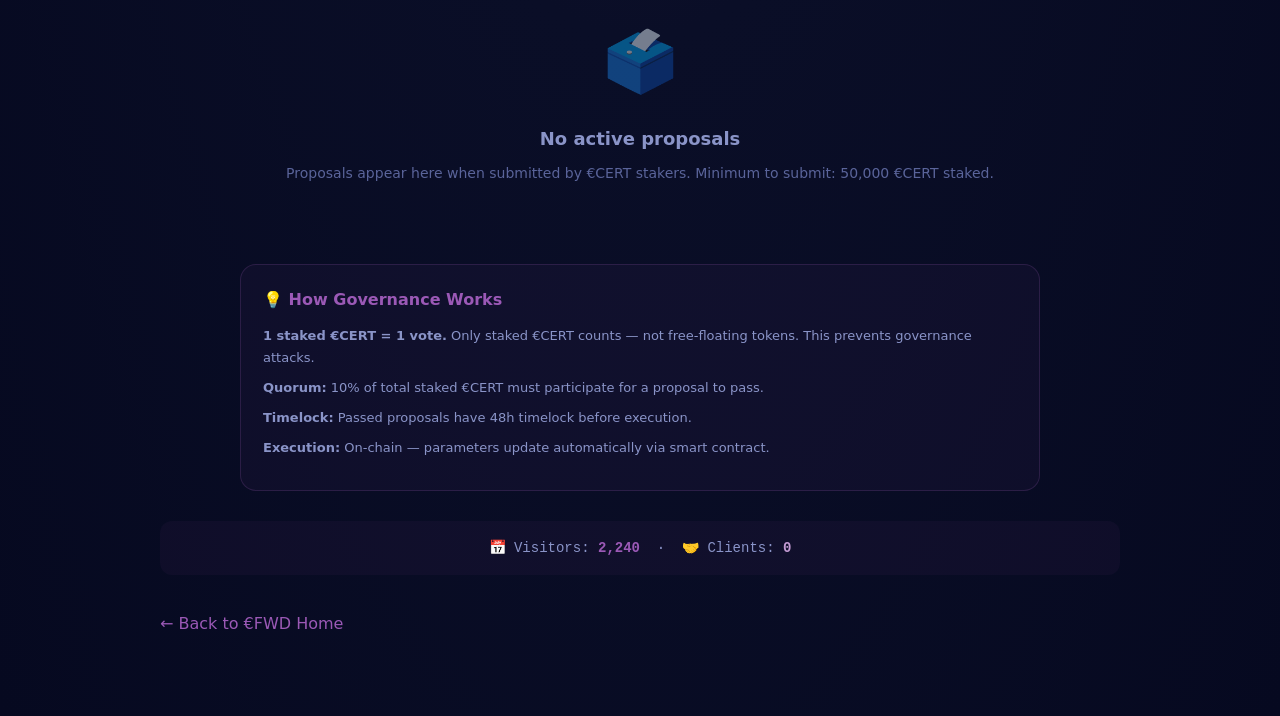
<file: governance.html>
<!DOCTYPE html>
<html lang="en">
<head>
<meta charset="UTF-8" />
<meta name="viewport" content="width=device-width, initial-scale=1.0"/>
<title>AviaForward (€FWD) — Governance</title>
<link rel="icon" href="fwd_logo.png" />
<link rel="stylesheet" href="ai-agent.css" />
<style>
* { margin: 0; padding: 0; box-sizing: border-box; }
body { font-family: 'Segoe UI', system-ui, sans-serif; background: radial-gradient(ellipse at top, #2A1B3D 0%, #0A0E27 50%, #060920 100%); color: #E0E6FF; line-height: 1.6; padding: 40px 0 80px; }
.container { max-width: 1000px; margin: 0 auto; padding: 0 20px; }
.header-bar { display: flex; align-items: center; justify-content: space-between; margin-bottom: 30px; flex-wrap: wrap; gap: 12px; }
.logo { display: flex; align-items: center; gap: 10px; text-decoration: none; color: #fff; }
.logo img { height: 40px; width: auto; border-radius: 50%; box-shadow: 0 0 20px rgba(155,89,182,0.5); }
.logo span { font-size: 20px; font-weight: 700; }
.back-btn { color: #8A94C8; text-decoration: none; font-size: 13px; padding: 8px 16px; border: 1px solid #2A2F5A; border-radius: 20px; transition: 0.3s; }
.back-btn:hover { border-color: #9B59B6; color: #9B59B6; }

.section-header { text-align: center; margin-bottom: 40px; }
.section-tag { display: inline-block; background: rgba(155,89,182,0.12); color: #9B59B6; padding: 4px 16px; border-radius: 20px; font-size: 11px; font-weight: 600; text-transform: uppercase; letter-spacing: 1px; border: 1px solid rgba(155,89,182,0.2); }
.section-header h1 { font-size: 36px; font-weight: 700; margin: 8px 0; }
.section-header h1 .highlight { color: #9B59B6; }
.section-header p { color: #8A94C8; max-width: 700px; margin: 0 auto; font-size: 15px; }

.stats-row { display: grid; grid-template-columns: repeat(3, 1fr); gap: 16px; max-width: 800px; margin: 30px auto; }
.stat-box { background: linear-gradient(160deg, rgba(26,30,65,0.6), rgba(42,27,61,0.6)); border: 1px solid rgba(155,89,182,0.3); border-radius: 16px; padding: 20px 16px; text-align: center; }
.stat-box .stat-label { font-size: 12px; color: #8A94C8; text-transform: uppercase; letter-spacing: 0.5px; margin-bottom: 6px; }
.stat-box .stat-value { font-size: 22px; font-weight: 700; color: #9B59B6; text-shadow: 0 0 15px rgba(155,89,182,0.5); }

.params-grid { display: grid; grid-template-columns: repeat(2, 1fr); gap: 20px; margin: 30px 0; }
.param-card { background: linear-gradient(160deg, rgba(26,30,65,0.6), rgba(42,27,61,0.6)); border: 1px solid rgba(155,89,182,0.2); border-radius: 20px; padding: 24px; transition: 0.3s; }
.param-card:hover { border-color: #9B59B6; transform: translateY(-4px); }
.param-card .param-icon { font-size: 36px; margin-bottom: 8px; filter: drop-shadow(0 0 15px rgba(155,89,182,0.6)); }
.param-card h3 { color: #fff; font-size: 18px; margin-bottom: 8px; }
.param-card .current-value { font-size: 28px; font-weight: 800; color: #9B59B6; margin: 10px 0; text-shadow: 0 0 20px rgba(155,89,182,0.5); }
.param-card .range { font-size: 12px; color: #5A649A; margin-bottom: 12px; }
.param-card p { color: #8A94C8; font-size: 13px; }

.empty-state { text-align: center; padding: 50px 20px; color: #5A649A; }
.empty-state .empty-icon { font-size: 60px; margin-bottom: 16px; opacity: 0.5; }
.empty-state h3 { color: #8A94C8; font-size: 18px; margin-bottom: 8px; }
.empty-state p { font-size: 14px; }

.info-block { max-width: 800px; margin: 30px auto; background: rgba(155,89,182,0.05); border: 1px solid rgba(155,89,182,0.2); border-radius: 16px; padding: 22px; }
.info-block h3 { color: #9B59B6; font-size: 16px; margin-bottom: 12px; }
.info-block p { color: #8A94C8; font-size: 13px; line-height: 1.7; margin-bottom: 8px; }

.counter-box { text-align: center; padding: 16px; background: rgba(155,89,182,0.05); border-radius: 12px; margin: 20px 0; font-size: 14px; color: #8A94C8; font-family: 'Courier New', monospace; }
.counter-box .counter-visitors { color: #9B59B6; font-weight: 600; }
.counter-box .counter-clients { color: #C39BD3; font-weight: 600; }
.back-link { display: inline-block; margin-top: 16px; color: #9B59B6; text-decoration: none; font-weight: 500; }
.back-link:hover { text-decoration: underline; }
@media (max-width: 800px) { .params-grid { grid-template-columns: 1fr; } .stats-row { grid-template-columns: 1fr; } }
@media (max-width: 768px) { .section-header h1 { font-size: 26px; } }
</style>
</head>
<body>
<div class="container">

  <div class="header-bar">
    <a href="index.html" class="logo">
      <img src="fwd_logo.png" alt="AviaForward" />
      <span>FWD</span>
    </a>
    <a href="index.html" class="back-btn">← Back to Home</a>
  </div>

  <div class="section-header">
    <span class="section-tag">🗳️ Governance</span>
    <h1>Vote on <span class="highlight">€FWD Parameters</span></h1>
    <p>1 staked €CERT = 1 vote. Proposals on-chain. Automatic execution. Decentralized control of the forward layer.</p>
  </div>

  <div class="stats-row">
    <div class="stat-box">
      <div class="stat-label">Total Voting Power</div>
      <div class="stat-value">0 CERT</div>
    </div>
    <div class="stat-box">
      <div class="stat-label">Active Proposals</div>
      <div class="stat-value">0</div>
    </div>
    <div class="stat-box">
      <div class="stat-label">Quorum</div>
      <div class="stat-value">10%</div>
    </div>
  </div>

  <div class="section-header" style="margin-top:40px;">
    <span class="section-tag">⚙️ Parameters</span>
    <h2 style="font-size:26px;color:#fff;margin:8px 0;">What you vote on</h2>
  </div>

  <div class="params-grid">

    <div class="param-card">
      <div class="param-icon">💸</div>
      <h3>Forward Fee %</h3>
      <div class="current-value">0.25%</div>
      <div class="range">Range: 0.10% – 0.75%</div>
      <p>Percentage fee on contract value of each aircraft forward. Current: 0.25%.</p>
    </div>

    <div class="param-card">
      <div class="param-icon">🛡️</div>
      <h3>Insurance Pool %</h3>
      <div class="current-value">30%</div>
      <div class="range">Range: 15% – 50%</div>
      <p>Share of forward fees routed to insurance reserve. Current: 30%.</p>
    </div>

    <div class="param-card">
      <div class="param-icon">🔒</div>
      <h3>Min €CERT Stake</h3>
      <div class="current-value">1,000 CERT</div>
      <div class="range">Range: 500 – 50,000 CERT</div>
      <p>Minimum €CERT staked to trade €FWD. Current: 1,000.</p>
    </div>

    <div class="param-card">
      <div class="param-icon">📊</div>
      <h3>Max Contract Value</h3>
      <div class="current-value">€10,000,000</div>
      <div class="range">Range: €1M – €50M</div>
      <p>Max contract value per €FWD for Pro tier. Current: €10M.</p>
    </div>

    <div class="param-card">
      <div class="param-icon">📅</div>
      <h3>Allowed Forward Types</h3>
      <div class="current-value">4 of 4</div>
      <div class="range">Multi-choice</div>
      <p>Fixed-date, cash-settled, flexible-date, portfolio. All 4 allowed.</p>
    </div>

    <div class="param-card">
      <div class="param-icon">🌍</div>
      <h3>New Aircraft Support</h3>
      <div class="current-value">6 of 6</div>
      <div class="range">Multi-choice</div>
      <p>Which aircraft can back €FWD contracts. All 6 aircraft enabled.</p>
    </div>

  </div>

  <div class="section-header" style="margin-top:40px;">
    <span class="section-tag">📋 Proposals</span>
    <h2 style="font-size:26px;color:#fff;margin:8px 0;">Active proposals</h2>
  </div>

  <div class="empty-state">
    <div class="empty-icon">🗳️</div>
    <h3>No active proposals</h3>
    <p>Proposals appear here when submitted by €CERT stakers. Minimum to submit: 50,000 €CERT staked.</p>
  </div>

  <div class="info-block">
    <h3>💡 How Governance Works</h3>
    <p><strong>1 staked €CERT = 1 vote.</strong> Only staked €CERT counts — not free-floating tokens. This prevents governance attacks.</p>
    <p><strong>Quorum:</strong> 10% of total staked €CERT must participate for a proposal to pass.</p>
    <p><strong>Timelock:</strong> Passed proposals have 48h timelock before execution.</p>
    <p><strong>Execution:</strong> On-chain — parameters update automatically via smart contract.</p>
  </div>

  <div class="counter-box">
    📅 Visitors: <span class="counter-visitors">2,030</span>
    &nbsp;·&nbsp;
    🤝 Clients: <span class="counter-clients">0</span>
  </div>

  <a href="index.html" class="back-link">← Back to €FWD Home</a>
</div>

<script src="counter.js"></script>
<script src="ai-agent.js"></script>
</body>
</html>
</file>
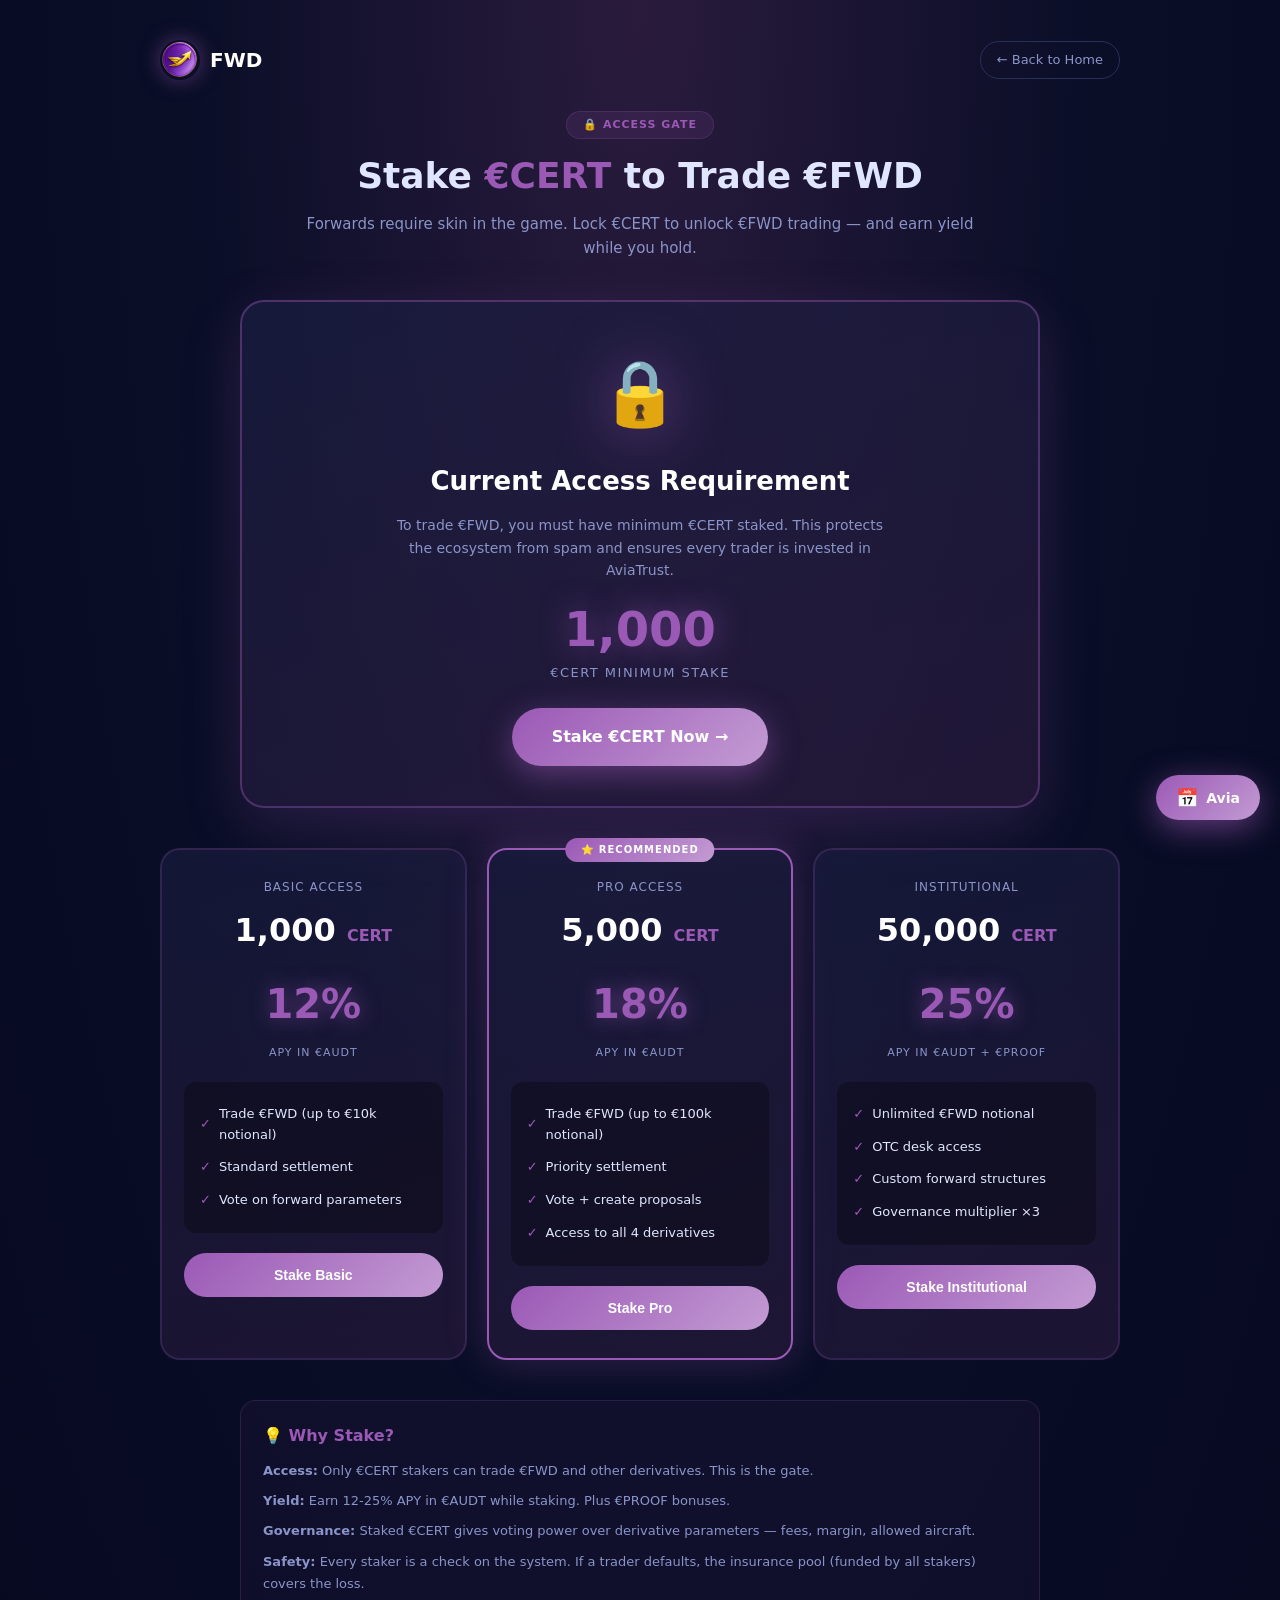
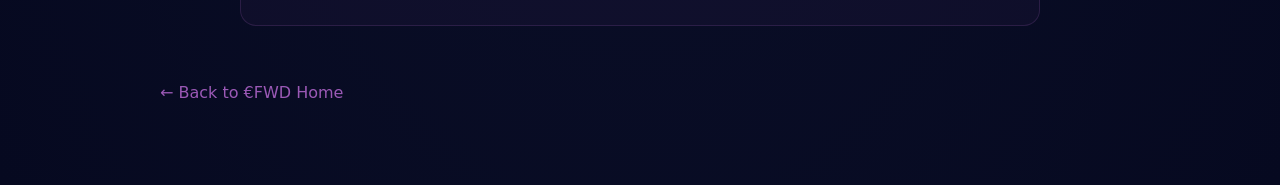
<file: staking.html>
<!DOCTYPE html>
<html lang="en">
<head>
<meta charset="UTF-8" />
<meta name="viewport" content="width=device-width, initial-scale=1.0"/>
<title>AviaForward (€FWD) — Stake €CERT for Access</title>
<link rel="icon" href="fwd_logo.png" />
<link rel="stylesheet" href="ai-agent.css" />
<style>
* { margin: 0; padding: 0; box-sizing: border-box; }
body { font-family: 'Segoe UI', system-ui, sans-serif; background: radial-gradient(ellipse at top, #2A1B3D 0%, #0A0E27 50%, #060920 100%); color: #E0E6FF; line-height: 1.6; padding: 40px 0 80px; }
.container { max-width: 1000px; margin: 0 auto; padding: 0 20px; }
.header-bar { display: flex; align-items: center; justify-content: space-between; margin-bottom: 30px; flex-wrap: wrap; gap: 12px; }
.logo { display: flex; align-items: center; gap: 10px; text-decoration: none; color: #fff; }
.logo img { height: 40px; width: auto; border-radius: 50%; box-shadow: 0 0 20px rgba(155,89,182,0.5); }
.logo span { font-size: 20px; font-weight: 700; }
.back-btn { color: #8A94C8; text-decoration: none; font-size: 13px; padding: 8px 16px; border: 1px solid #2A2F5A; border-radius: 20px; transition: 0.3s; }
.back-btn:hover { border-color: #9B59B6; color: #9B59B6; }

.section-header { text-align: center; margin-bottom: 40px; }
.section-tag { display: inline-block; background: rgba(155,89,182,0.12); color: #9B59B6; padding: 4px 16px; border-radius: 20px; font-size: 11px; font-weight: 600; text-transform: uppercase; letter-spacing: 1px; border: 1px solid rgba(155,89,182,0.2); }
.section-header h1 { font-size: 36px; font-weight: 700; margin: 8px 0; }
.section-header h1 .highlight { color: #9B59B6; }
.section-header p { color: #8A94C8; max-width: 700px; margin: 0 auto; font-size: 15px; }

.access-gate { max-width: 800px; margin: 40px auto; background: linear-gradient(160deg, rgba(26,30,65,0.7), rgba(42,27,61,0.7)); border: 2px solid rgba(155,89,182,0.4); border-radius: 24px; padding: 40px 32px; text-align: center; box-shadow: 0 20px 60px rgba(155,89,182,0.2); }
.access-gate .lock-icon { font-size: 64px; margin-bottom: 16px; filter: drop-shadow(0 0 30px rgba(155,89,182,0.6)); }
.access-gate h2 { color: #fff; font-size: 26px; margin-bottom: 12px; }
.access-gate p { color: #8A94C8; font-size: 14px; margin-bottom: 24px; max-width: 500px; margin-left: auto; margin-right: auto; }
.access-gate .stake-amount { font-size: 48px; font-weight: 900; color: #9B59B6; text-shadow: 0 0 30px rgba(155,89,182,0.6); margin: 20px 0 10px; line-height: 1; }
.access-gate .stake-label { font-size: 13px; color: #8A94C8; text-transform: uppercase; letter-spacing: 1.5px; margin-bottom: 24px; }
.access-gate .stake-btn { display: inline-block; background: linear-gradient(135deg, #9B59B6, #C39BD3); color: #fff; padding: 16px 40px; border-radius: 30px; font-weight: 700; font-size: 16px; text-decoration: none; box-shadow: 0 8px 30px rgba(155,89,182,0.5); transition: 0.3s; border: none; cursor: pointer; }
.access-gate .stake-btn:hover { transform: translateY(-3px); box-shadow: 0 12px 40px rgba(155,89,182,0.8); }

.tiers-grid { display: grid; grid-template-columns: repeat(3, 1fr); gap: 20px; margin: 40px 0; }
.tier-card { background: linear-gradient(160deg, rgba(26,30,65,0.6), rgba(42,27,61,0.6)); border: 2px solid rgba(155,89,182,0.2); border-radius: 20px; padding: 28px 22px; text-align: center; transition: 0.3s; position: relative; }
.tier-card:hover { border-color: #9B59B6; transform: translateY(-6px); box-shadow: 0 20px 50px rgba(155,89,182,0.3); }
.tier-card.featured { border-color: #9B59B6; box-shadow: 0 0 40px rgba(155,89,182,0.3); }
.tier-card.featured::before { content: '⭐ RECOMMENDED'; position: absolute; top: -12px; left: 50%; transform: translateX(-50%); background: linear-gradient(135deg, #9B59B6, #C39BD3); color: #fff; padding: 4px 16px; border-radius: 20px; font-size: 10px; font-weight: 700; letter-spacing: 1px; }
.tier-card .tier-name { font-size: 12px; color: #8A94C8; text-transform: uppercase; letter-spacing: 1px; margin-bottom: 8px; }
.tier-card .tier-amount { font-size: 32px; font-weight: 800; color: #fff; margin-bottom: 4px; }
.tier-card .tier-amount .unit { font-size: 16px; color: #9B59B6; }
.tier-card .tier-apy { font-size: 40px; font-weight: 800; color: #9B59B6; margin: 16px 0 8px; text-shadow: 0 0 20px rgba(155,89,182,0.6); }
.tier-card .tier-apy-label { font-size: 11px; color: #8A94C8; text-transform: uppercase; letter-spacing: 1px; }
.tier-card ul { list-style: none; margin: 20px 0; text-align: left; padding: 16px; background: rgba(0,0,0,0.3); border-radius: 12px; }
.tier-card ul li { color: #E0E6FF; font-size: 13px; padding: 6px 0; display: flex; align-items: center; gap: 8px; }
.tier-card ul li::before { content: '✓'; color: #9B59B6; font-weight: 700; flex-shrink: 0; }
.tier-card .tier-btn { display: block; width: 100%; background: linear-gradient(135deg, #9B59B6, #C39BD3); color: #fff; padding: 14px 20px; border-radius: 30px; font-weight: 700; font-size: 14px; text-decoration: none; margin-top: 12px; transition: 0.3s; border: none; cursor: pointer; }
.tier-card .tier-btn:hover { transform: scale(1.03); box-shadow: 0 8px 25px rgba(155,89,182,0.6); }

.info-block { max-width: 800px; margin: 30px auto; background: rgba(155,89,182,0.05); border: 1px solid rgba(155,89,182,0.2); border-radius: 16px; padding: 22px; }
.info-block h3 { color: #9B59B6; font-size: 16px; margin-bottom: 12px; }
.info-block p { color: #8A94C8; font-size: 13px; line-height: 1.7; margin-bottom: 8px; }

.back-link { display: inline-block; margin-top: 24px; color: #9B59B6; text-decoration: none; font-weight: 500; }
.back-link:hover { text-decoration: underline; }
.center { text-align: center; }

@media (max-width: 800px) { .tiers-grid { grid-template-columns: 1fr; } }
</style>
</head>
<body>
<div class="container">

  <div class="header-bar">
    <a href="index.html" class="logo">
      <img src="fwd_logo.png" alt="AviaForward" />
      <span>FWD</span>
    </a>
    <a href="index.html" class="back-btn">← Back to Home</a>
  </div>

  <div class="section-header">
    <span class="section-tag">🔒 Access Gate</span>
    <h1>Stake <span class="highlight">€CERT</span> to Trade €FWD</h1>
    <p>Forwards require skin in the game. Lock €CERT to unlock €FWD trading — and earn yield while you hold.</p>
  </div>

  <div class="access-gate">
    <div class="lock-icon">🔒</div>
    <h2>Current Access Requirement</h2>
    <p>To trade €FWD, you must have minimum €CERT staked. This protects the ecosystem from spam and ensures every trader is invested in AviaTrust.</p>
    <div class="stake-amount">1,000</div>
    <div class="stake-label">€CERT minimum stake</div>
    <a href="https://aviabank.github.io/cert/staking.html" target="_blank" class="stake-btn">Stake €CERT Now →</a>
  </div>

  <div class="tiers-grid">

    <div class="tier-card">
      <div class="tier-name">Basic Access</div>
      <div class="tier-amount">1,000 <span class="unit">CERT</span></div>
      <div class="tier-apy">12%</div>
      <div class="tier-apy-label">APY in €AUDT</div>
      <ul>
        <li>Trade €FWD (up to €10k notional)</li>
        <li>Standard settlement</li>
        <li>Vote on forward parameters</li>
      </ul>
      <button class="tier-btn" onclick="alert('Connect wallet to stake. This is a preview.')">Stake Basic</button>
    </div>

    <div class="tier-card featured">
      <div class="tier-name">Pro Access</div>
      <div class="tier-amount">5,000 <span class="unit">CERT</span></div>
      <div class="tier-apy">18%</div>
      <div class="tier-apy-label">APY in €AUDT</div>
      <ul>
        <li>Trade €FWD (up to €100k notional)</li>
        <li>Priority settlement</li>
        <li>Vote + create proposals</li>
        <li>Access to all 4 derivatives</li>
      </ul>
      <button class="tier-btn" onclick="alert('Connect wallet to stake. This is a preview.')">Stake Pro</button>
    </div>

    <div class="tier-card">
      <div class="tier-name">Institutional</div>
      <div class="tier-amount">50,000 <span class="unit">CERT</span></div>
      <div class="tier-apy">25%</div>
      <div class="tier-apy-label">APY in €AUDT + €PROOF</div>
      <ul>
        <li>Unlimited €FWD notional</li>
        <li>OTC desk access</li>
        <li>Custom forward structures</li>
        <li>Governance multiplier ×3</li>
      </ul>
      <button class="tier-btn" onclick="alert('Connect wallet to stake. This is a preview.')">Stake Institutional</button>
    </div>

  </div>

  <div class="info-block">
    <h3>💡 Why Stake?</h3>
    <p><strong>Access:</strong> Only €CERT stakers can trade €FWD and other derivatives. This is the gate.</p>
    <p><strong>Yield:</strong> Earn 12-25% APY in €AUDT while staking. Plus €PROOF bonuses.</p>
    <p><strong>Governance:</strong> Staked €CERT gives voting power over derivative parameters — fees, margin, allowed aircraft.</p>
    <p><strong>Safety:</strong> Every staker is a check on the system. If a trader defaults, the insurance pool (funded by all stakers) covers the loss.</p>
  </div>

  <a href="index.html" class="back-link">← Back to €FWD Home</a>
</div>

<script src="counter.js"></script>
<script src="ai-agent.js"></script>

</body>
</html>
</file>
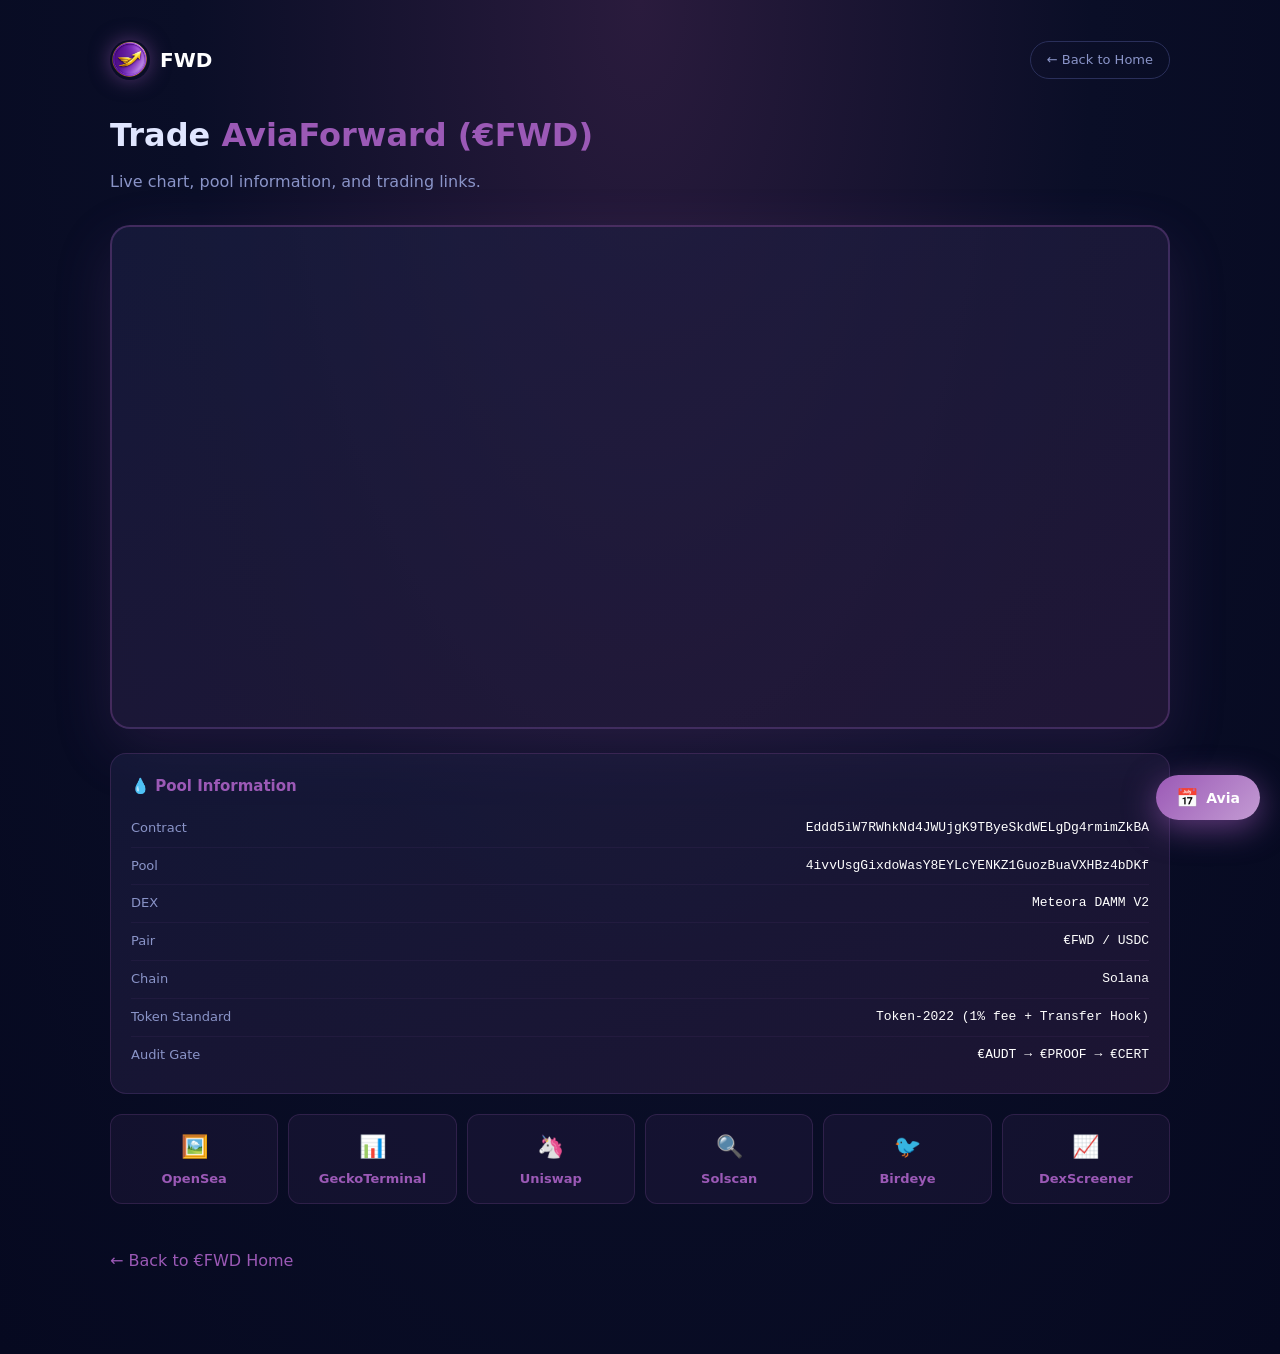
<file: trade.html>
<!DOCTYPE html>
<html lang="en">
<head>
<meta charset="UTF-8" />
<meta name="viewport" content="width=device-width, initial-scale=1.0"/>
<title>Trade AviaForward (€FWD) — Live Chart & Pool</title>
<link rel="icon" href="fwd_logo.png" />
<link rel="stylesheet" href="ai-agent.css" />
<style>
* { margin: 0; padding: 0; box-sizing: border-box; }
body { font-family: 'Segoe UI', system-ui, sans-serif; background: radial-gradient(ellipse at top, #2A1B3D 0%, #0A0E27 50%, #060920 100%); color: #E0E6FF; line-height: 1.6; padding: 40px 0 80px; }
.container { max-width: 1100px; margin: 0 auto; padding: 0 20px; }
.header-bar { display: flex; align-items: center; justify-content: space-between; margin-bottom: 30px; flex-wrap: wrap; gap: 12px; }
.logo { display: flex; align-items: center; gap: 10px; text-decoration: none; color: #fff; }
.logo img { height: 40px; width: auto; border-radius: 50%; box-shadow: 0 0 20px rgba(155,89,182,0.5); }
.logo span { font-size: 20px; font-weight: 700; }
.back-btn { color: #8A94C8; text-decoration: none; font-size: 13px; padding: 8px 16px; border: 1px solid #2A2F5A; border-radius: 20px; transition: 0.3s; }
.back-btn:hover { border-color: #9B59B6; color: #9B59B6; }

h1 { font-size: 32px; margin-bottom: 8px; }
h1 .highlight { color: #9B59B6; }
.sub { color: #8A94C8; margin-bottom: 30px; }

.chart-embed { background: linear-gradient(160deg, rgba(26,30,65,0.7), rgba(42,27,61,0.7)); border: 2px solid rgba(155,89,182,0.3); border-radius: 20px; overflow: hidden; margin-bottom: 24px; box-shadow: 0 20px 60px rgba(155,89,182,0.15); }
.chart-embed iframe { width: 100%; height: 500px; border: none; display: block; }

.pool-card { background: linear-gradient(160deg, rgba(26,30,65,0.6), rgba(42,27,61,0.6)); border: 1px solid rgba(155,89,182,0.2); border-radius: 16px; padding: 20px; margin-bottom: 16px; }
.pool-card h3 { color: #9B59B6; font-size: 15px; margin-bottom: 12px; }
.pool-card .row { display: flex; justify-content: space-between; padding: 8px 0; border-bottom: 1px solid rgba(155,89,182,0.08); font-size: 13px; gap: 12px; flex-wrap: wrap; }
.pool-card .row:last-child { border-bottom: none; }
.pool-card .row .label { color: #8A94C8; }
.pool-card .row .value { color: #fff; font-family: 'Courier New', monospace; word-break: break-all; text-align: right; }

.links-grid { display: grid; grid-template-columns: repeat(auto-fit, minmax(150px, 1fr)); gap: 10px; margin: 20px 0; }
.links-grid a { display: block; text-align: center; padding: 14px 10px; border-radius: 12px; background: rgba(155,89,182,0.08); border: 1px solid rgba(155,89,182,0.2); color: #9B59B6; text-decoration: none; font-size: 13px; font-weight: 600; transition: 0.3s; }
.links-grid a:hover { background: rgba(155,89,182,0.2); border-color: #9B59B6; transform: translateY(-2px); }
.links-grid a .icon { display: block; font-size: 22px; margin-bottom: 4px; }

.back-link { display: inline-block; margin-top: 24px; color: #9B59B6; text-decoration: none; font-weight: 500; }
.back-link:hover { text-decoration: underline; }
</style>
</head>
<body>
<div class="container">

  <div class="header-bar">
    <a href="index.html" class="logo">
      <img src="fwd_logo.png" alt="AviaForward" />
      <span>FWD</span>
    </a>
    <a href="index.html" class="back-btn">← Back to Home</a>
  </div>

  <h1>Trade <span class="highlight">AviaForward (€FWD)</span></h1>
  <p class="sub">Live chart, pool information, and trading links.</p>

  <div class="chart-embed">
    <iframe
      src="https://www.geckoterminal.com/solana/pools/4ivvUsgGixdoWasY8EYLcYENKZ1GuozBuaVXHBz4bDKf?embed=1&info=0&swaps=0"
      title="€FWD Live Chart"
      loading="lazy">
    </iframe>
  </div>

  <div class="pool-card">
    <h3>💧 Pool Information</h3>
    <div class="row">
      <span class="label">Contract</span>
      <span class="value">Eddd5iW7RWhkNd4JWUjgK9TByeSkdWELgDg4rmimZkBA</span>
    </div>
    <div class="row">
      <span class="label">Pool</span>
      <span class="value">4ivvUsgGixdoWasY8EYLcYENKZ1GuozBuaVXHBz4bDKf</span>
    </div>
    <div class="row">
      <span class="label">DEX</span>
      <span class="value">Meteora DAMM V2</span>
    </div>
    <div class="row">
      <span class="label">Pair</span>
      <span class="value">€FWD / USDC</span>
    </div>
    <div class="row">
      <span class="label">Chain</span>
      <span class="value">Solana</span>
    </div>
    <div class="row">
      <span class="label">Token Standard</span>
      <span class="value">Token-2022 (1% fee + Transfer Hook)</span>
    </div>
    <div class="row">
      <span class="label">Audit Gate</span>
      <span class="value">€AUDT → €PROOF → €CERT</span>
    </div>
  </div>

  <div class="links-grid">
    <a href="https://opensea.io/token/solana/Eddd5iW7RWhkNd4JWUjgK9TByeSkdWELgDg4rmimZkBA" target="_blank">
      <span class="icon">🖼️</span> OpenSea
    </a>
    <a href="https://www.geckoterminal.com/solana/pools/4ivvUsgGixdoWasY8EYLcYENKZ1GuozBuaVXHBz4bDKf" target="_blank">
      <span class="icon">📊</span> GeckoTerminal
    </a>
    <a href="https://app.uniswap.org/explore/tokens/solana/Eddd5iW7RWhkNd4JWUjgK9TByeSkdWELgDg4rmimZkBA" target="_blank">
      <span class="icon">🦄</span> Uniswap
    </a>
    <a href="https://solscan.io/token/Eddd5iW7RWhkNd4JWUjgK9TByeSkdWELgDg4rmimZkBA" target="_blank">
      <span class="icon">🔍</span> Solscan
    </a>
    <a href="https://birdeye.so/token/Eddd5iW7RWhkNd4JWUjgK9TByeSkdWELgDg4rmimZkBA?chain=solana" target="_blank">
      <span class="icon">🐦</span> Birdeye
    </a>
    <a href="https://dexscreener.com/solana/4ivvUsgGixdoWasY8EYLcYENKZ1GuozBuaVXHBz4bDKf" target="_blank">
      <span class="icon">📈</span> DexScreener
    </a>
  </div>

  <a href="index.html" class="back-link">← Back to €FWD Home</a>
</div>

<script src="counter.js"></script>
<script src="ai-agent.js"></script>

</body>
</html>
</file>
<file: ai-agent.css>
/* Avia — AI Agent styles for €FWD */
.avia-btn {
  position: fixed; right: 20px; bottom: 80px; z-index: 9998;
  background: linear-gradient(135deg, #9B59B6 0%, #C39BD3 100%);
  color: #fff; border: none; border-radius: 50px;
  padding: 12px 20px; font-weight: 700; font-size: 14px; cursor: pointer;
  display: flex; align-items: center; gap: 8px;
  box-shadow: 0 8px 32px rgba(155,89,182,0.6); transition: 0.3s;
  font-family: 'Segoe UI', system-ui, sans-serif;
}
.avia-btn:hover { transform: translateY(-3px); box-shadow: 0 12px 40px rgba(155,89,182,0.9); }
.avia-btn-hidden { opacity: 0; pointer-events: none; transform: scale(0.8); }
.avia-btn-icon { font-size: 18px; }

.avia-window {
  position: fixed; right: 20px; bottom: 80px;
  width: 400px; max-width: calc(100vw - 40px);
  height: 600px; max-height: calc(100vh - 120px);
  background: linear-gradient(160deg, #0A0E27 0%, #2A1B3D 100%);
  border: 1px solid rgba(155,89,182,0.4); border-radius: 20px;
  z-index: 9999; display: flex; flex-direction: column; overflow: hidden;
  opacity: 0; transform: translateY(20px) scale(0.95); pointer-events: none;
  transition: 0.3s; box-shadow: 0 20px 60px rgba(0,0,0,0.8), 0 0 40px rgba(155,89,182,0.3);
  font-family: 'Segoe UI', system-ui, sans-serif;
}
.avia-window.avia-open { opacity: 1; transform: translateY(0) scale(1); pointer-events: auto; }

.avia-header {
  display: flex; align-items: center; justify-content: space-between;
  padding: 14px 16px; background: rgba(42,27,61,0.8); border-bottom: 1px solid rgba(155,89,182,0.3);
}
.avia-header-left { display: flex; align-items: center; gap: 10px; }
.avia-avatar { width: 36px; height: 36px; border-radius: 50%; border: 2px solid #9B59B6; object-fit: cover; }
.avia-name { font-size: 15px; font-weight: 700; color: #fff; }
.avia-status { font-size: 11px; color: #8A94C8; }
.avia-close { background: transparent; border: none; color: #8A94C8; font-size: 26px; cursor: pointer; line-height: 1; padding: 0 6px; }
.avia-close:hover { color: #9B59B6; }

.avia-messages { flex: 1; overflow-y: auto; padding: 16px; display: flex; flex-direction: column; gap: 10px; }
.avia-messages::-webkit-scrollbar { width: 6px; }
.avia-messages::-webkit-scrollbar-thumb { background: rgba(155,89,182,0.3); border-radius: 3px; }

.avia-msg { display: flex; max-width: 92%; }
.avia-msg-user { align-self: flex-end; justify-content: flex-end; }
.avia-msg-agent { align-self: flex-start; }

.avia-bubble { padding: 10px 14px; border-radius: 14px; font-size: 13px; line-height: 1.55; word-wrap: break-word; }
.avia-msg-user .avia-bubble { background: linear-gradient(135deg, #9B59B6 0%, #C39BD3 100%); color: #fff; border-bottom-right-radius: 4px; font-weight: 500; }
.avia-msg-agent .avia-bubble { background: rgba(42,27,61,0.9); color: #E0E6FF; border: 1px solid rgba(155,89,182,0.2); border-bottom-left-radius: 4px; }
.avia-msg-agent .avia-bubble strong { color: #9B59B6; }
.avia-msg-agent .avia-bubble code { background: rgba(155,89,182,0.1); color: #C39BD3; padding: 1px 6px; border-radius: 4px; font-family: 'Courier New', monospace; font-size: 11px; word-break: break-all; }
.avia-msg-agent .avia-bubble a { color: #C39BD3; text-decoration: none; word-break: break-all; }
.avia-msg-agent .avia-bubble a:hover { text-decoration: underline; }

.avia-suggestions { display: flex; flex-wrap: wrap; gap: 6px; padding: 10px 16px; border-top: 1px solid rgba(155,89,182,0.2); max-height: 160px; overflow-y: auto; }
.avia-suggestion { background: rgba(155,89,182,0.08); border: 1px solid rgba(155,89,182,0.25); color: #9B59B6; padding: 6px 10px; border-radius: 20px; font-size: 11px; cursor: pointer; transition: 0.2s; font-family: 'Segoe UI', system-ui, sans-serif; white-space: nowrap; }
.avia-suggestion:hover { background: rgba(155,89,182,0.2); border-color: #9B59B6; }

.avia-external { display: flex; gap: 6px; padding: 10px 16px; border-top: 1px solid rgba(155,89,182,0.2); background: rgba(6,9,32,0.6); }
.avia-external a { flex: 1; text-align: center; padding: 8px 6px; border-radius: 10px; background: rgba(155,89,182,0.08); border: 1px solid rgba(155,89,182,0.2); color: #9B59B6; text-decoration: none; font-size: 11px; font-weight: 600; transition: 0.2s; }
.avia-external a:hover { background: rgba(155,89,182,0.2); border-color: #9B59B6; }

.avia-footer { text-align: center; padding: 8px 12px; font-size: 10px; color: #3A406A; background: rgba(6,9,32,0.8); border-top: 1px solid rgba(155,89,182,0.2); }

@media (max-width: 480px) {
  .avia-window { right: 10px; bottom: 10px; width: calc(100vw - 20px); height: calc(100vh - 20px); max-height: calc(100vh - 20px); border-radius: 16px; }
  .avia-btn { right: 12px; bottom: 72px; padding: 10px 16px; font-size: 13px; }
  .avia-btn-label { display: none; }
}
</file>
